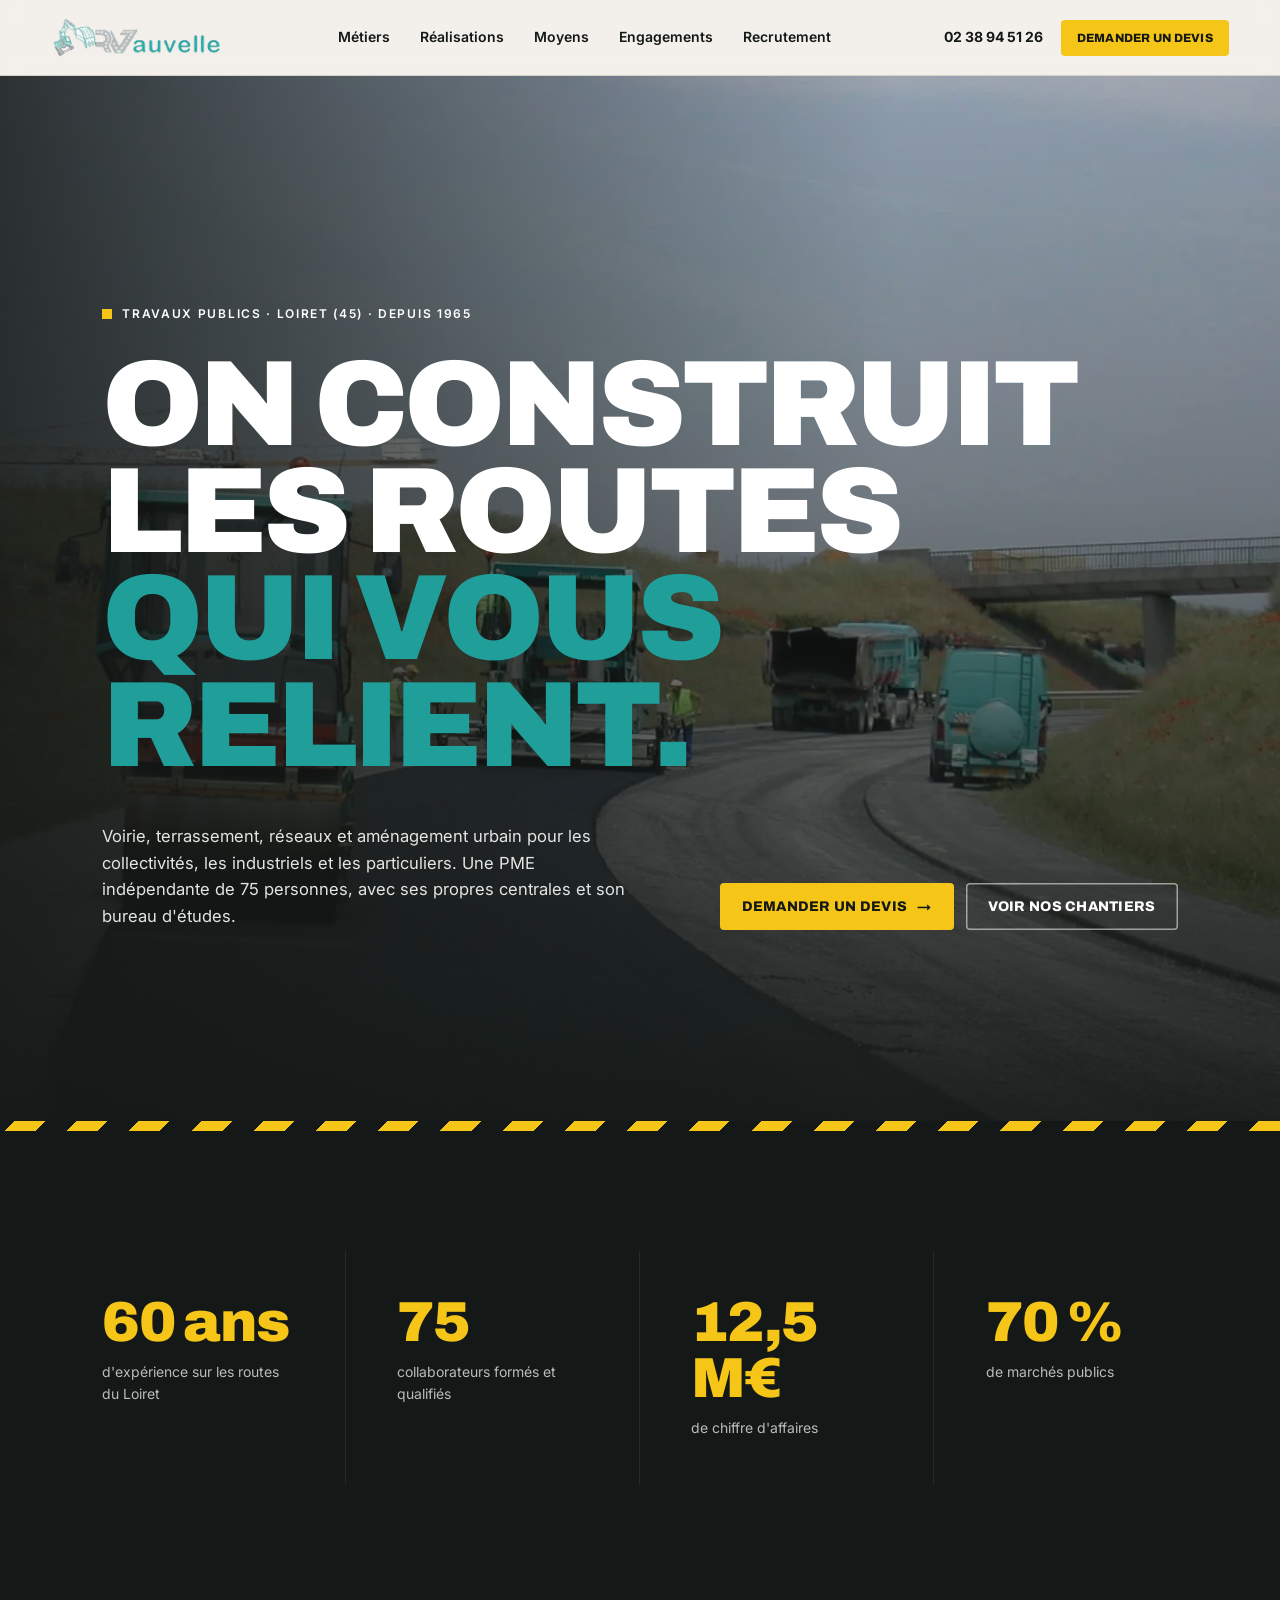
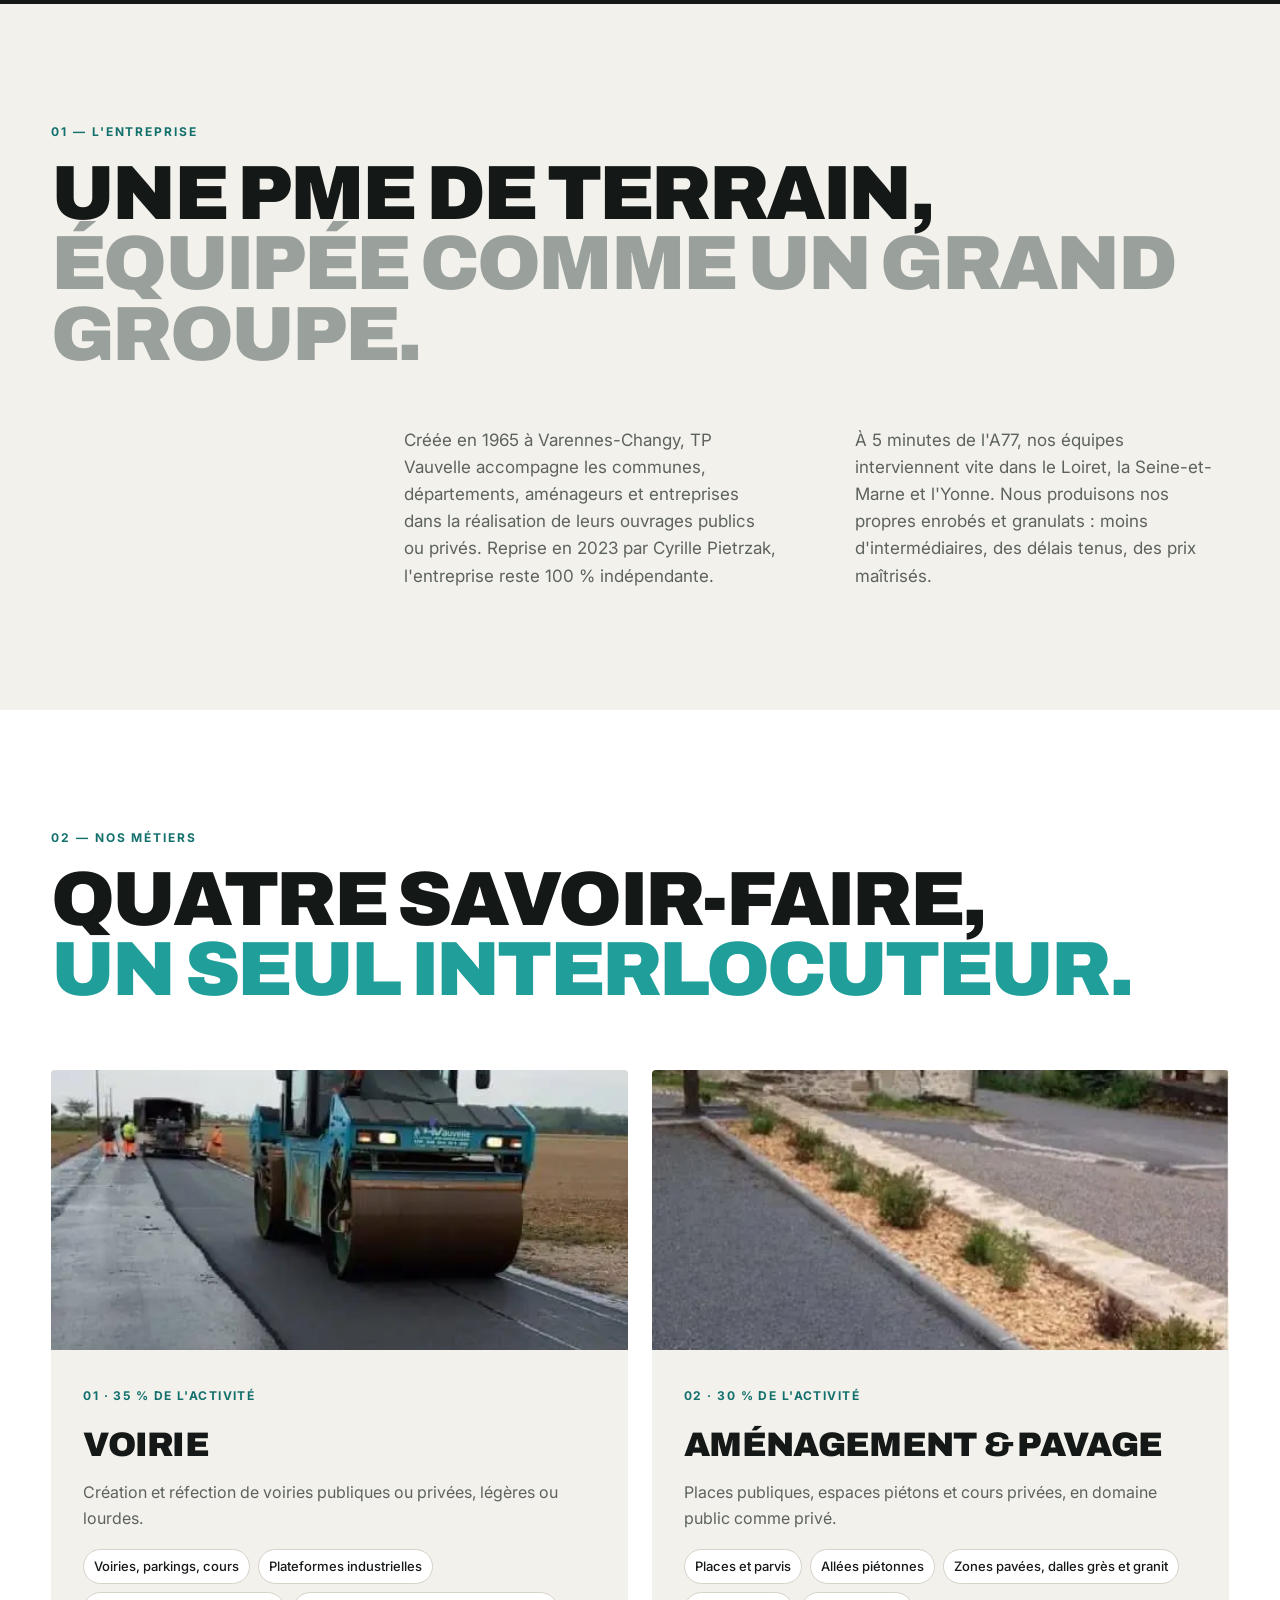
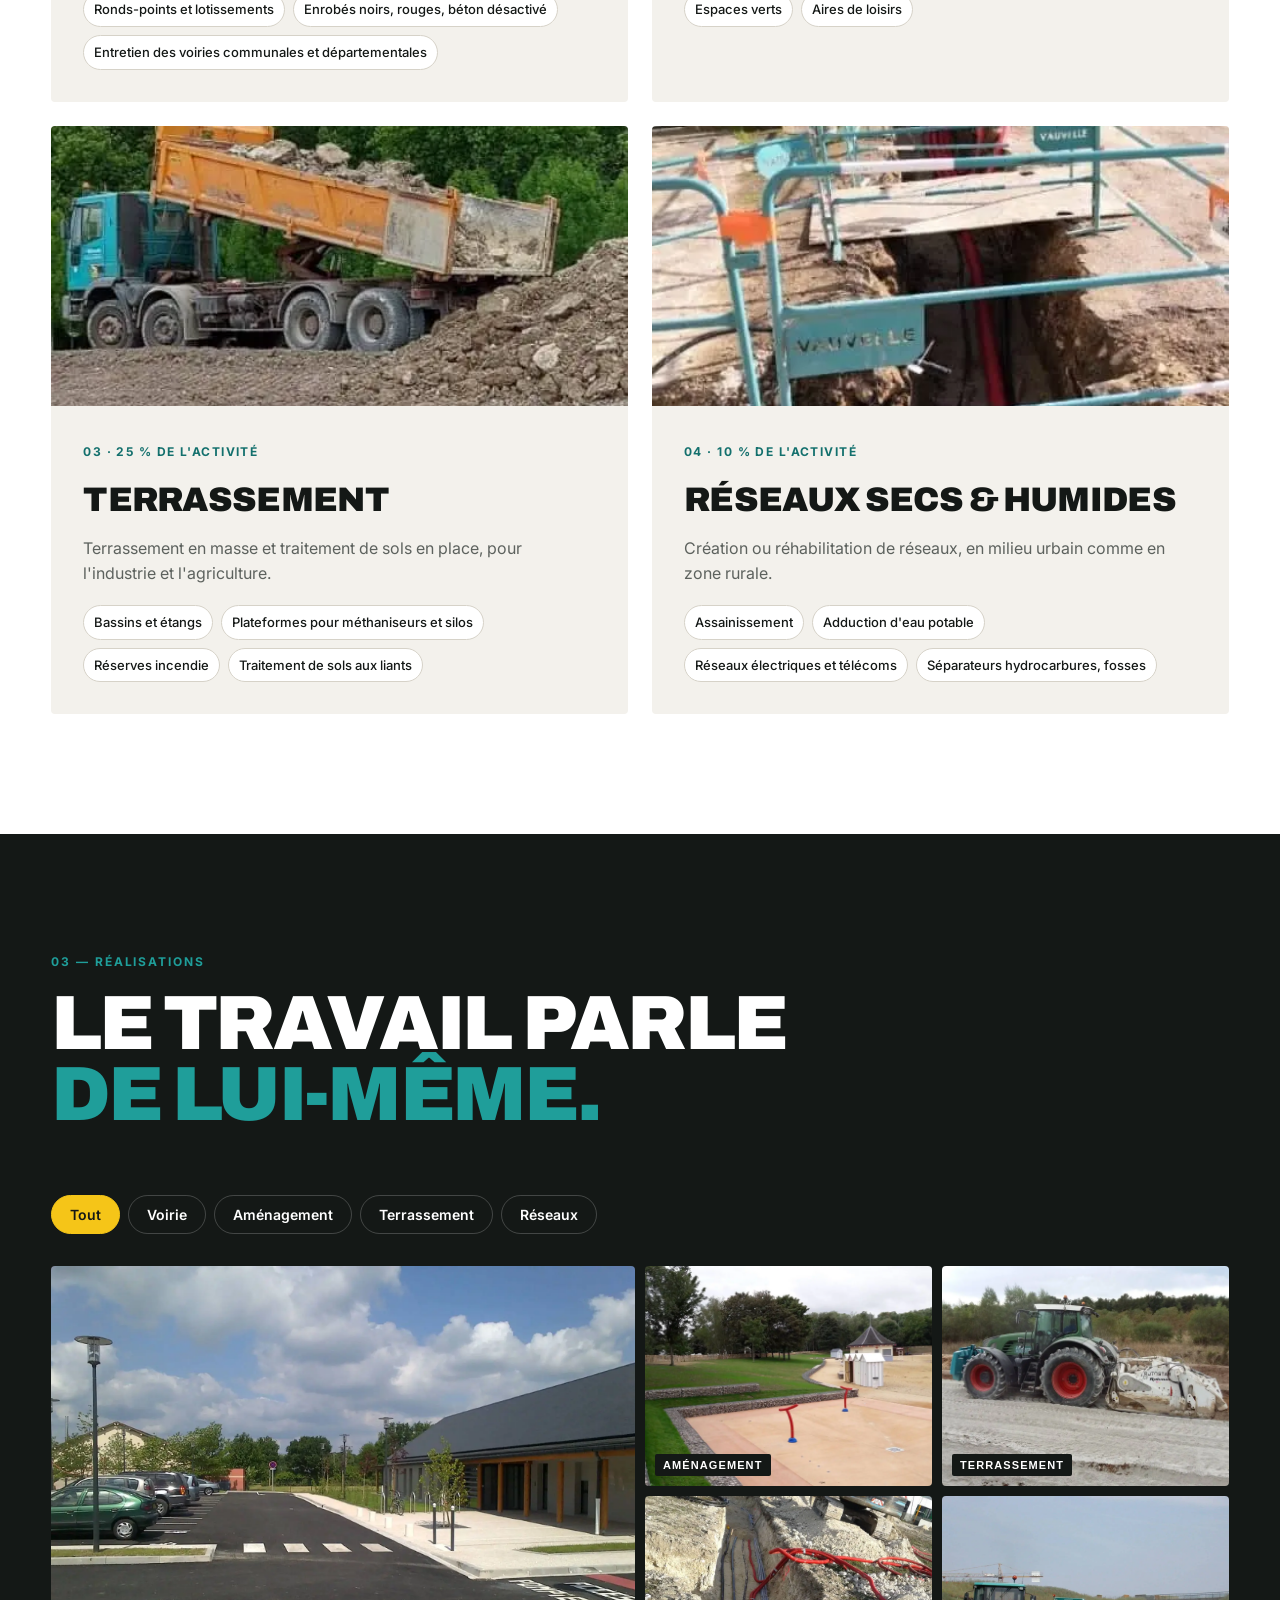
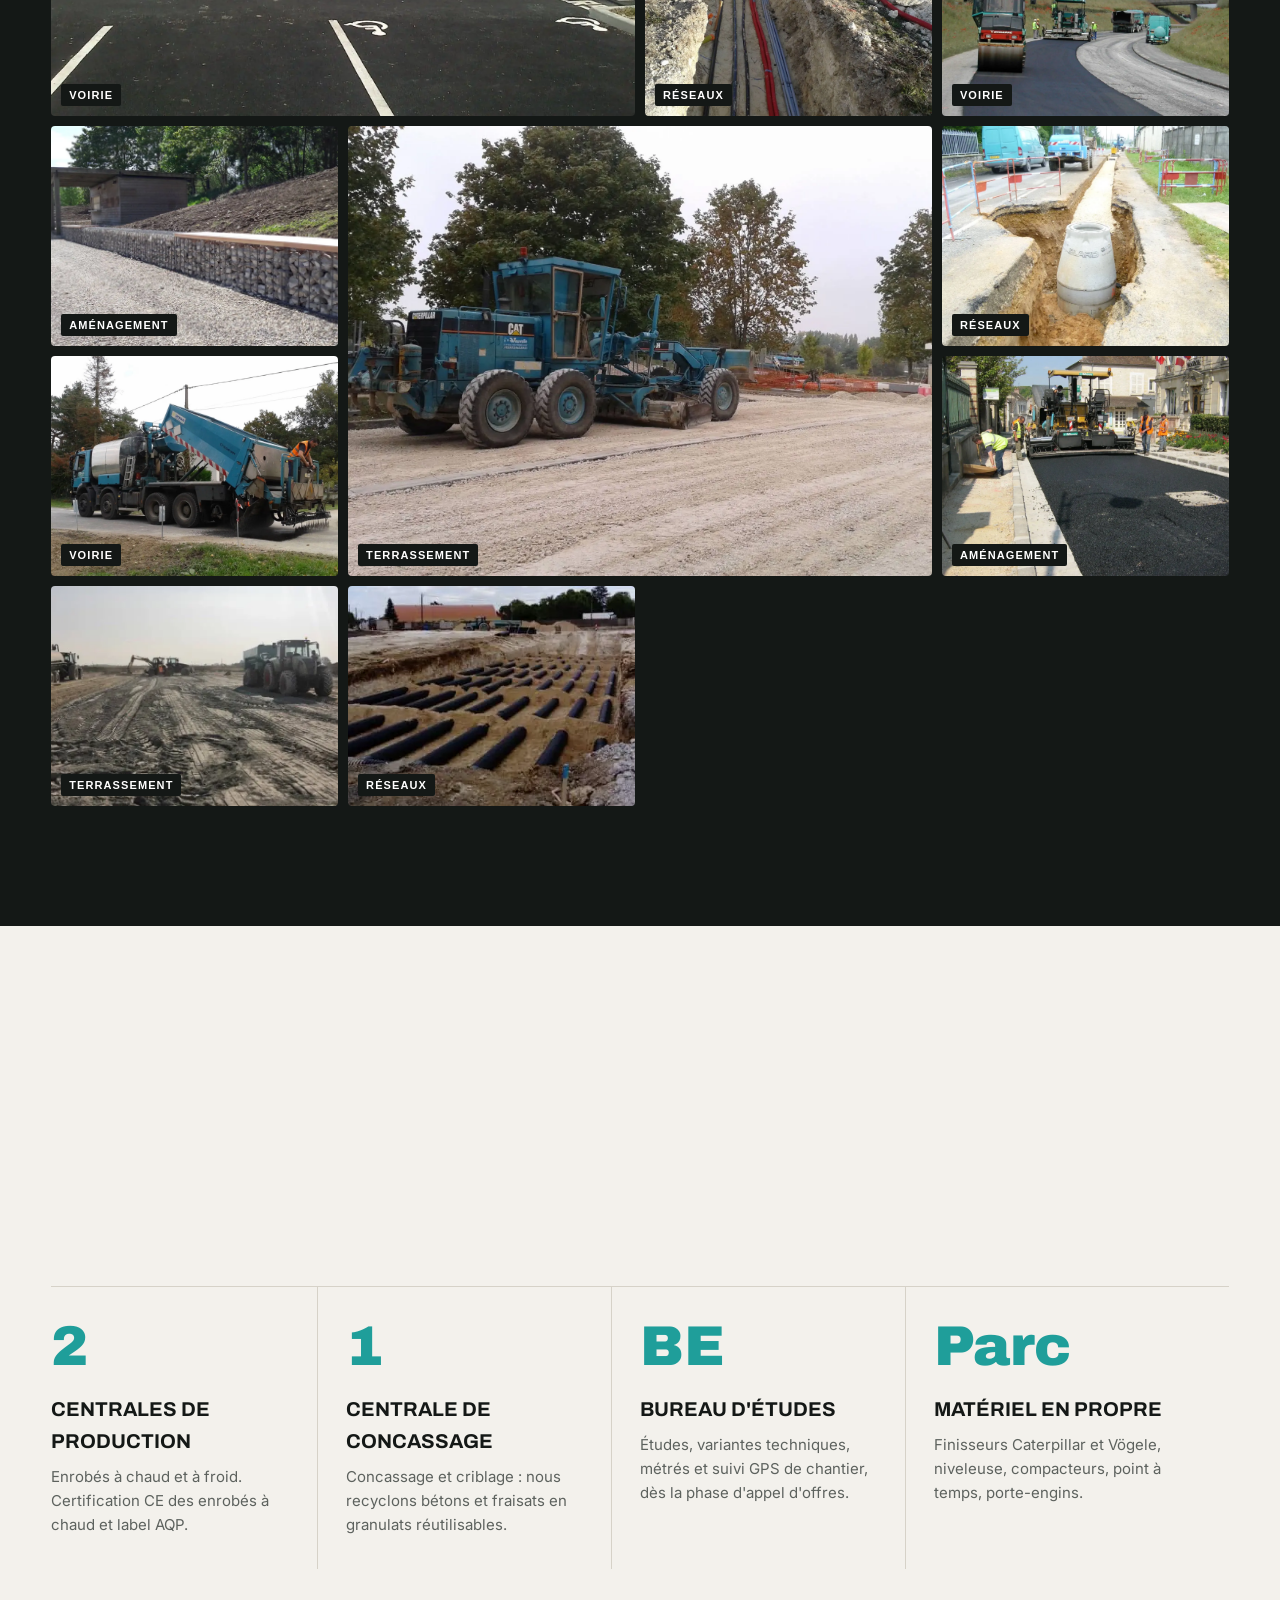
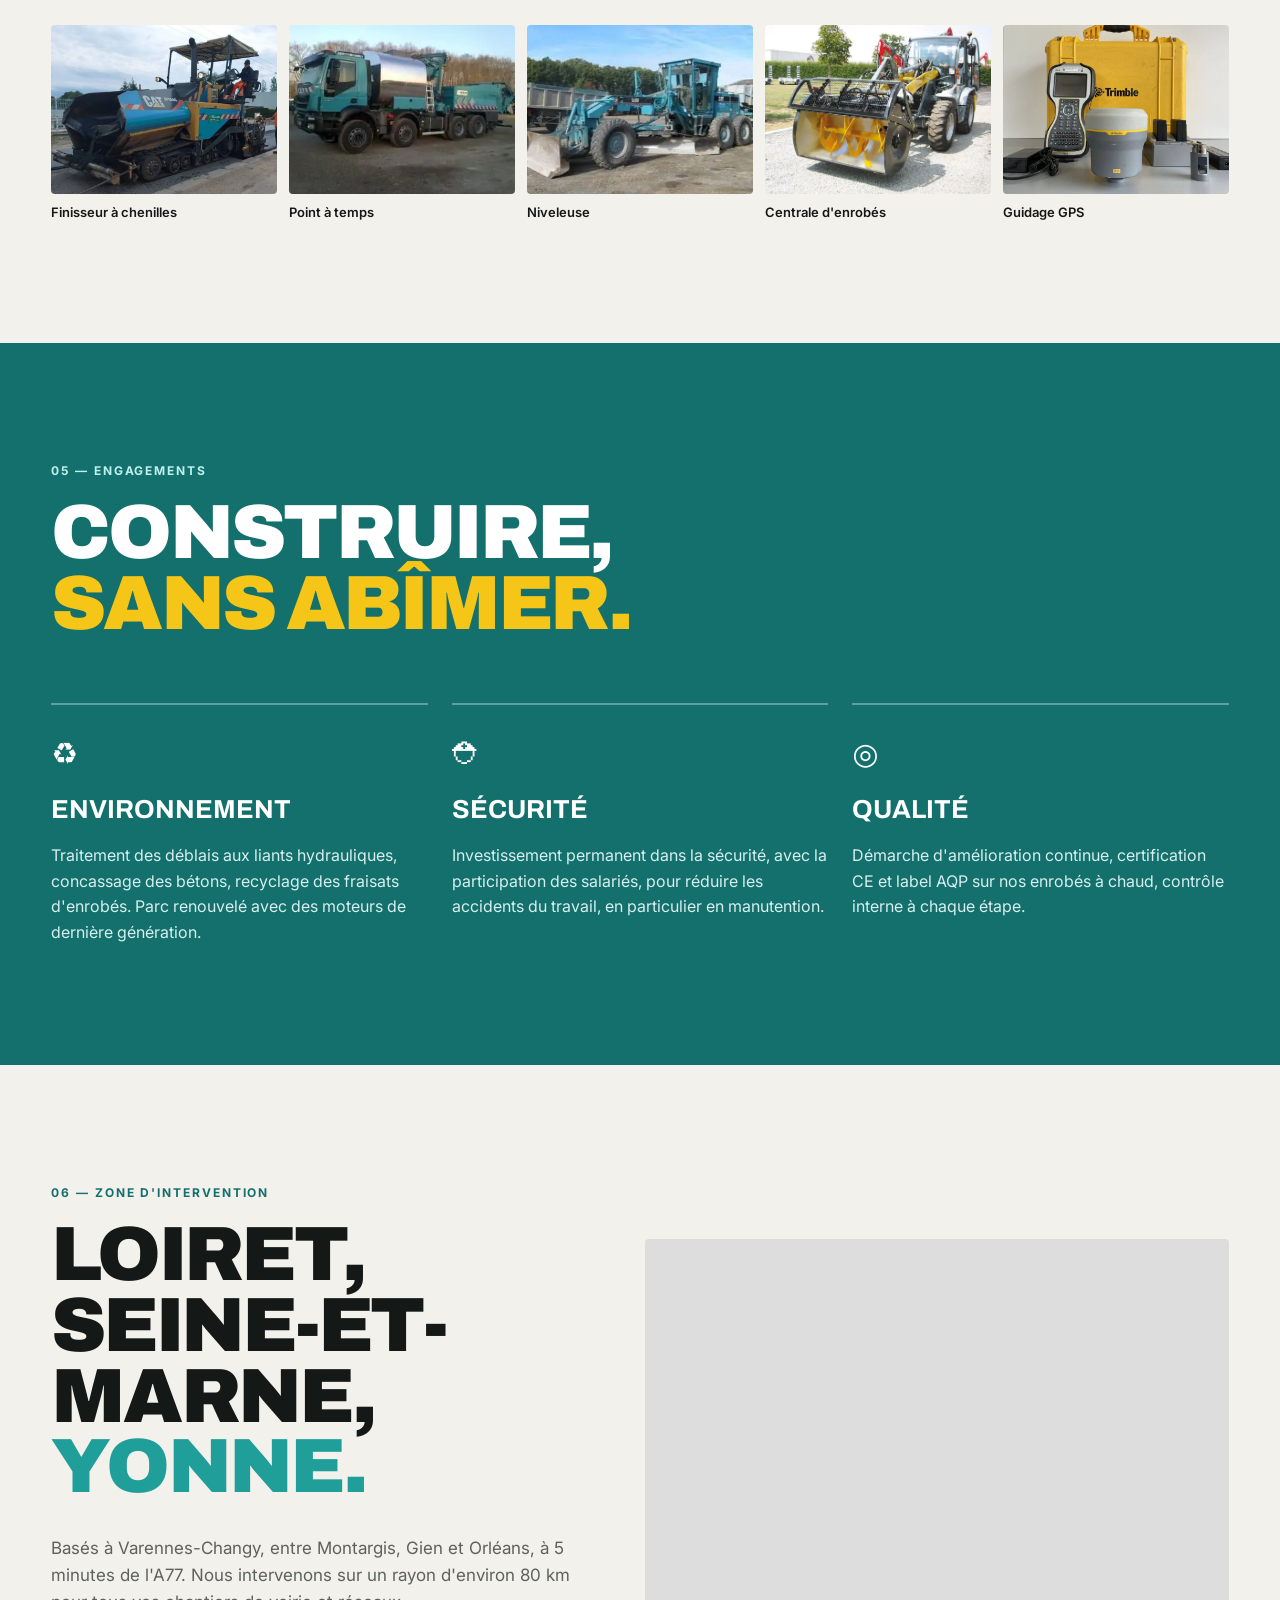
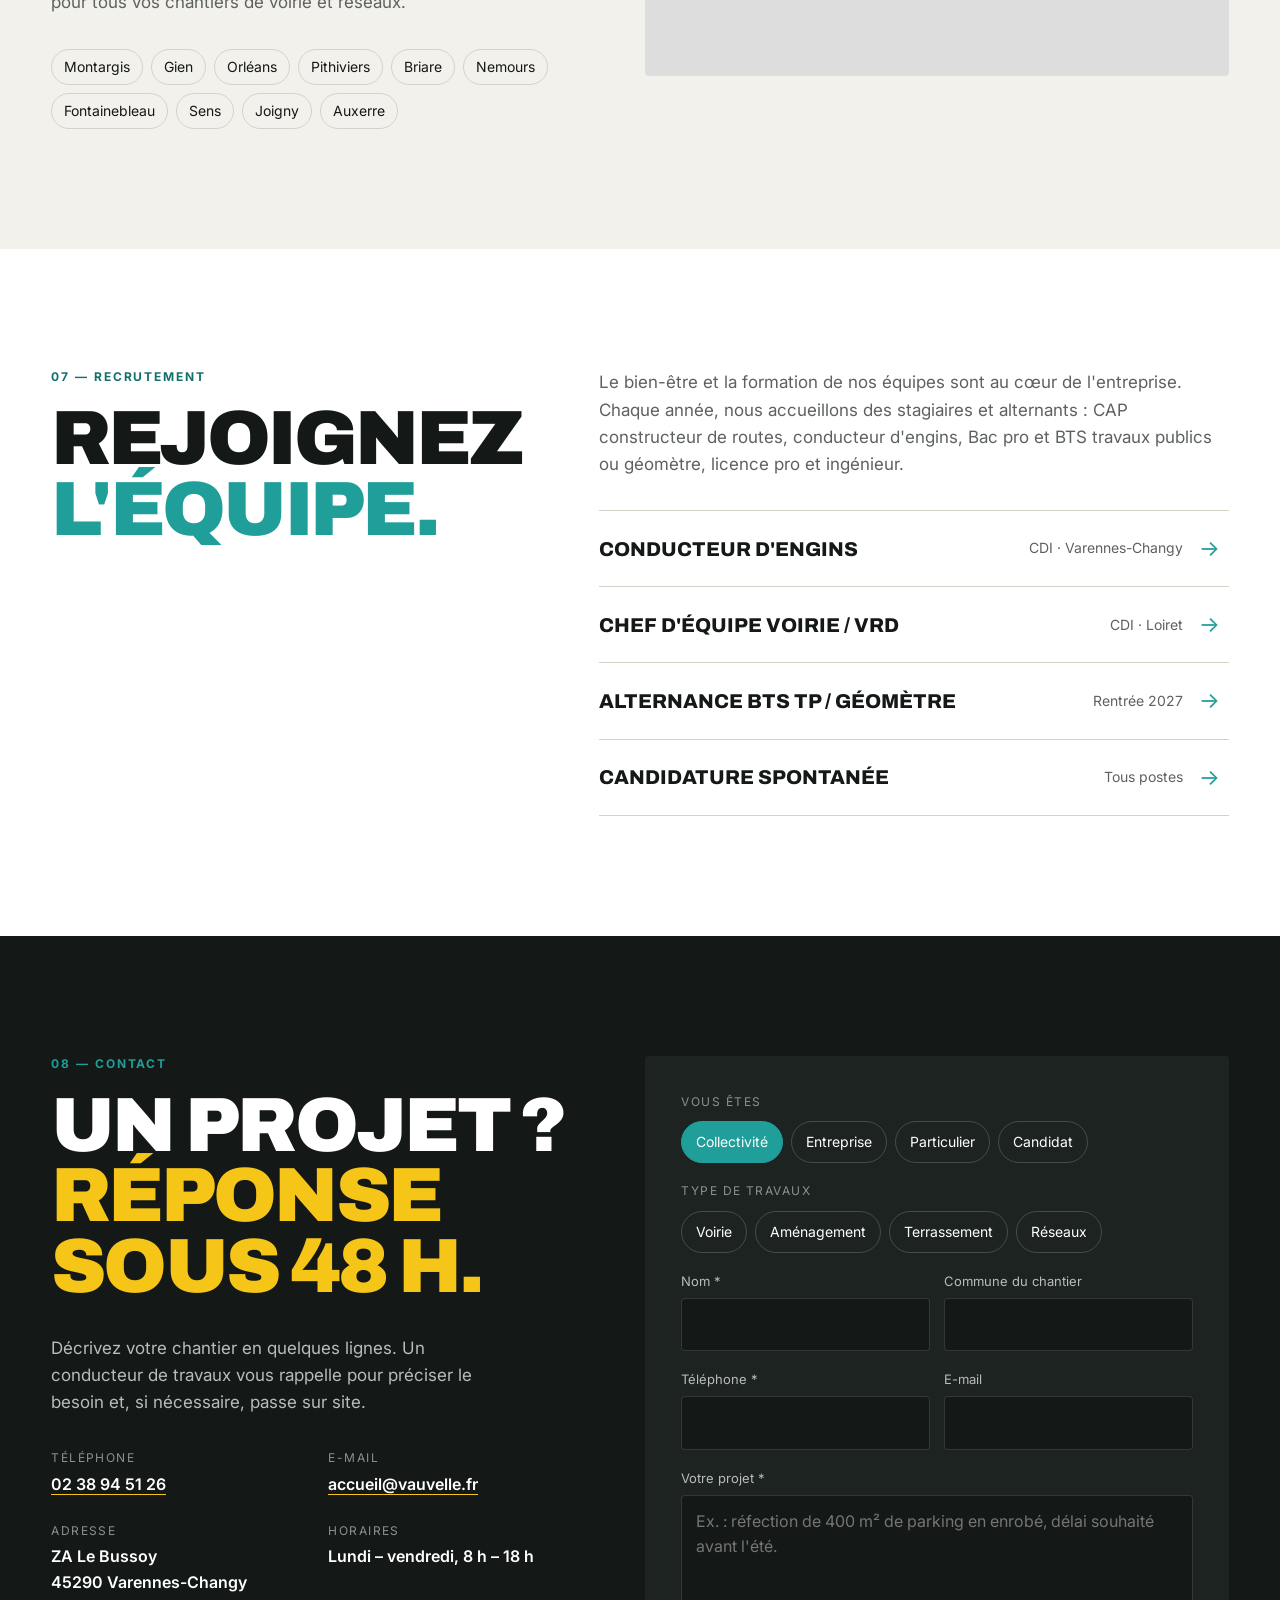
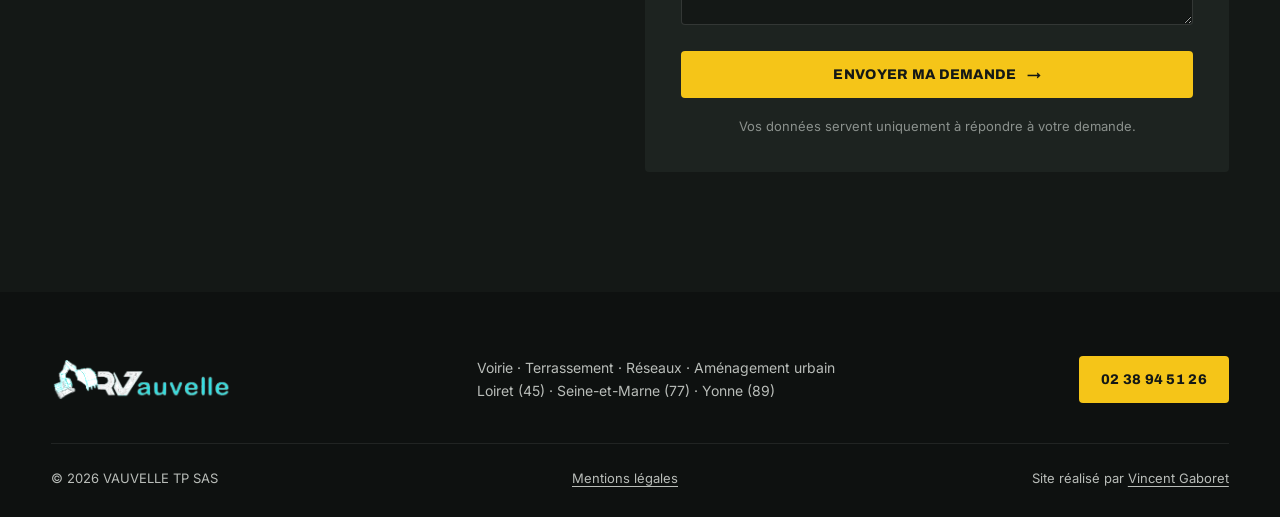
<file: site/index.html>
<!doctype html>
<html lang="fr">
<head>
  <meta charset="utf-8">
  <meta name="viewport" content="width=device-width,initial-scale=1">
  <title>TP Vauvelle — Voirie, terrassement, réseaux · Loiret (45)</title>
  <meta name="description" content="TP Vauvelle, entreprise de travaux publics depuis 1965 à Varennes-Changy (45). Voirie, terrassement, réseaux secs et humides, aménagement urbain dans le Loiret, la Seine-et-Marne et l'Yonne. Devis sous 48 h.">
  <meta name="theme-color" content="#141816">
  <link rel="canonical" href="https://www.vauvelle.fr/">
  <meta property="og:type" content="website">
  <meta property="og:title" content="TP Vauvelle — Travaux publics dans le Loiret depuis 1965">
  <meta property="og:description" content="Voirie, terrassement, réseaux et aménagement urbain. 75 collaborateurs, 2 centrales d'enrobés, un bureau d'études intégré.">
  <meta property="og:image" content="https://www.vauvelle.fr/img/accueil-1.webp">
  <meta property="og:locale" content="fr_FR">
  <link rel="icon" href="img/favicon.svg" type="image/svg+xml">
  <link rel="preconnect" href="https://fonts.googleapis.com">
  <link rel="preconnect" href="https://fonts.gstatic.com" crossorigin>
  <link href="https://fonts.googleapis.com/css2?family=Archivo:wght@500;700;800;900&family=Inter:wght@400;500;600&display=swap" rel="stylesheet">
  <link rel="stylesheet" href="styles.css">
  <script type="application/ld+json">
  {
    "@context": "https://schema.org",
    "@type": "GeneralContractor",
    "name": "TP Vauvelle",
    "legalName": "VAUVELLE TP SAS",
    "url": "https://www.vauvelle.fr/",
    "logo": "https://www.vauvelle.fr/img/logo.png",
    "image": "https://www.vauvelle.fr/img/accueil-1.webp",
    "telephone": "+33238945126",
    "email": "accueil@vauvelle.fr",
    "foundingDate": "1965",
    "numberOfEmployees": 75,
    "address": {"@type": "PostalAddress", "streetAddress": "Zone Artisanale Le Bussoy", "postalCode": "45290", "addressLocality": "Varennes-Changy", "addressCountry": "FR"},
    "geo": {"@type": "GeoCoordinates", "latitude": 47.8469, "longitude": 2.6725},
    "areaServed": ["Loiret", "Seine-et-Marne", "Yonne"],
    "openingHours": "Mo-Fr 08:00-18:00",
    "knowsAbout": ["Voirie", "Terrassement", "Réseaux d'assainissement", "Adduction d'eau potable", "Aménagement urbain", "Enrobés"]
  }
  </script>
</head>
<body>
  <a class="skip" href="#main">Aller au contenu</a>

  <header class="nav" id="top">
    <a class="brand" href="#top" aria-label="TP Vauvelle, accueil"><img src="img/logo.png" alt="TP Vauvelle" width="194" height="42"></a>
    <nav class="nav-links" aria-label="Navigation principale">
      <a href="#metiers">Métiers</a>
      <a href="#realisations">Réalisations</a>
      <a href="#moyens">Moyens</a>
      <a href="#engagements">Engagements</a>
      <a href="#recrutement">Recrutement</a>
    </nav>
    <div class="nav-cta">
      <a class="nav-phone" href="tel:+33238945126">02 38 94 51 26</a>
      <a class="btn btn-sm" href="#devis">Demander un devis</a>
    </div>
    <button class="burger" aria-label="Ouvrir le menu" aria-expanded="false" aria-controls="mobile-menu"><span></span><span></span></button>
  </header>
  <div class="mobile-menu" id="mobile-menu" hidden>
    <a href="#metiers">Métiers</a><a href="#realisations">Réalisations</a><a href="#moyens">Moyens</a><a href="#engagements">Engagements</a><a href="#recrutement">Recrutement</a><a href="#devis">Demander un devis</a><a href="tel:+33238945126">Appeler le 02 38 94 51 26</a>
  </div>

  <main id="main">
    <section class="hero">
      <img class="hero-img" src="img/accueil-1.webp" alt="Équipe TP Vauvelle en train de poser un enrobé avec finisseur et compacteur" fetchpriority="high">
      <div class="hero-shade"></div>
      <div class="hero-inner">
        <p class="kicker"><i></i> Travaux publics · Loiret (45) · depuis 1965</p>
        <h1>On construit<br>les routes<br><em>qui vous relient.</em></h1>
        <div class="hero-bottom">
          <p>Voirie, terrassement, réseaux et aménagement urbain pour les collectivités, les industriels et les particuliers. Une PME indépendante de 75 personnes, avec ses propres centrales et son bureau d'études.</p>
          <div class="hero-actions">
            <a class="btn" href="#devis">Demander un devis <span>→</span></a>
            <a class="btn btn-ghost" href="#realisations">Voir nos chantiers</a>
          </div>
        </div>
      </div>
      <div class="stripe" aria-hidden="true"></div>
    </section>

    <section class="figures" aria-label="Chiffres clés">
      <div><b data-count="60" data-suffix=" ans">60 ans</b><span>d'expérience sur les routes du Loiret</span></div>
      <div><b data-count="75">75</b><span>collaborateurs formés et qualifiés</span></div>
      <div><b data-count="12.5" data-decimals="1" data-suffix=" M€">12,5 M€</b><span>de chiffre d'affaires</span></div>
      <div><b data-count="70" data-suffix=" %">70 %</b><span>de marchés publics</span></div>
    </section>

    <section class="intro">
      <p class="label">01 — L'entreprise</p>
      <h2>Une PME de terrain,<br><span>équipée comme un grand groupe.</span></h2>
      <div class="intro-grid">
        <p>Créée en 1965 à Varennes-Changy, TP Vauvelle accompagne les communes, départements, aménageurs et entreprises dans la réalisation de leurs ouvrages publics ou privés. Reprise en 2023 par Cyrille Pietrzak, l'entreprise reste 100 % indépendante.</p>
        <p>À 5 minutes de l'A77, nos équipes interviennent vite dans le Loiret, la Seine-et-Marne et l'Yonne. Nous produisons nos propres enrobés et granulats : moins d'intermédiaires, des délais tenus, des prix maîtrisés.</p>
      </div>
    </section>

    <section class="metiers" id="metiers">
      <div class="section-head">
        <p class="label">02 — Nos métiers</p>
        <h2>Quatre savoir-faire,<br><em>un seul interlocuteur.</em></h2>
      </div>
      <div class="metier-grid">
        <article class="metier">
          <img src="img/voirie.webp" alt="Chantier de voirie en enrobé" loading="lazy">
          <div class="metier-body">
            <span>01 · 35 % de l'activité</span>
            <h3>Voirie</h3>
            <p>Création et réfection de voiries publiques ou privées, légères ou lourdes.</p>
            <ul><li>Voiries, parkings, cours</li><li>Plateformes industrielles</li><li>Ronds-points et lotissements</li><li>Enrobés noirs, rouges, béton désactivé</li><li>Entretien des voiries communales et départementales</li></ul>
          </div>
        </article>
        <article class="metier">
          <img src="img/amenagement.webp" alt="Aménagement d'une place pavée" loading="lazy">
          <div class="metier-body">
            <span>02 · 30 % de l'activité</span>
            <h3>Aménagement &amp; pavage</h3>
            <p>Places publiques, espaces piétons et cours privées, en domaine public comme privé.</p>
            <ul><li>Places et parvis</li><li>Allées piétonnes</li><li>Zones pavées, dalles grès et granit</li><li>Espaces verts</li><li>Aires de loisirs</li></ul>
          </div>
        </article>
        <article class="metier">
          <img src="img/terrassement.webp" alt="Terrassement en masse avec pelle mécanique" loading="lazy">
          <div class="metier-body">
            <span>03 · 25 % de l'activité</span>
            <h3>Terrassement</h3>
            <p>Terrassement en masse et traitement de sols en place, pour l'industrie et l'agriculture.</p>
            <ul><li>Bassins et étangs</li><li>Plateformes pour méthaniseurs et silos</li><li>Réserves incendie</li><li>Traitement de sols aux liants</li></ul>
          </div>
        </article>
        <article class="metier">
          <img src="img/reseau.webp" alt="Pose de canalisations en tranchée" loading="lazy">
          <div class="metier-body">
            <span>04 · 10 % de l'activité</span>
            <h3>Réseaux secs &amp; humides</h3>
            <p>Création ou réhabilitation de réseaux, en milieu urbain comme en zone rurale.</p>
            <ul><li>Assainissement</li><li>Adduction d'eau potable</li><li>Réseaux électriques et télécoms</li><li>Séparateurs hydrocarbures, fosses</li></ul>
          </div>
        </article>
      </div>
    </section>

    <section class="realisations" id="realisations">
      <div class="section-head light">
        <p class="label">03 — Réalisations</p>
        <h2>Le travail parle<br><em>de lui-même.</em></h2>
      </div>
      <div class="filters" role="group" aria-label="Filtrer les réalisations">
        <button aria-pressed="true" data-filter="all">Tout</button>
        <button aria-pressed="false" data-filter="voirie">Voirie</button>
        <button aria-pressed="false" data-filter="amenagement">Aménagement</button>
        <button aria-pressed="false" data-filter="terrassement">Terrassement</button>
        <button aria-pressed="false" data-filter="reseaux">Réseaux</button>
      </div>
      <div class="gallery" id="gallery"></div>
    </section>

    <section class="moyens" id="moyens">
      <div class="section-head">
        <p class="label">04 — Nos moyens</p>
        <h2>Tout est fait<br><em>en interne.</em></h2>
      </div>
      <div class="moyens-grid">
        <article><b>2</b><h3>Centrales de production</h3><p>Enrobés à chaud et à froid. Certification CE des enrobés à chaud et label AQP.</p></article>
        <article><b>1</b><h3>Centrale de concassage</h3><p>Concassage et criblage : nous recyclons bétons et fraisats en granulats réutilisables.</p></article>
        <article><b>BE</b><h3>Bureau d'études</h3><p>Études, variantes techniques, métrés et suivi GPS de chantier, dès la phase d'appel d'offres.</p></article>
        <article><b>Parc</b><h3>Matériel en propre</h3><p>Finisseurs Caterpillar et Vögele, niveleuse, compacteurs, point à temps, porte-engins.</p></article>
      </div>
      <div class="engins">
        <figure><img src="img/engin-1.webp" alt="Finisseur à chenilles" loading="lazy"><figcaption>Finisseur à chenilles</figcaption></figure>
        <figure><img src="img/engin-2.webp" alt="Point à temps automatique" loading="lazy"><figcaption>Point à temps</figcaption></figure>
        <figure><img src="img/engin-3.webp" alt="Niveleuse" loading="lazy"><figcaption>Niveleuse</figcaption></figure>
        <figure><img src="img/malaxeur.webp" alt="Centrale de malaxage" loading="lazy"><figcaption>Centrale d'enrobés</figcaption></figure>
        <figure><img src="img/gps.webp" alt="Guidage GPS d'engin" loading="lazy"><figcaption>Guidage GPS</figcaption></figure>
      </div>
    </section>

    <section class="engagements" id="engagements">
      <div class="section-head light">
        <p class="label">05 — Engagements</p>
        <h2>Construire,<br><em>sans abîmer.</em></h2>
      </div>
      <div class="eng-grid">
        <article><span>♻</span><h3>Environnement</h3><p>Traitement des déblais aux liants hydrauliques, concassage des bétons, recyclage des fraisats d'enrobés. Parc renouvelé avec des moteurs de dernière génération.</p></article>
        <article><span>⛑</span><h3>Sécurité</h3><p>Investissement permanent dans la sécurité, avec la participation des salariés, pour réduire les accidents du travail, en particulier en manutention.</p></article>
        <article><span>◎</span><h3>Qualité</h3><p>Démarche d'amélioration continue, certification CE et label AQP sur nos enrobés à chaud, contrôle interne à chaque étape.</p></article>
      </div>
    </section>

    <section class="zone">
      <div class="zone-copy">
        <p class="label">06 — Zone d'intervention</p>
        <h2>Loiret, Seine-et-Marne,<br><em>Yonne.</em></h2>
        <p>Basés à Varennes-Changy, entre Montargis, Gien et Orléans, à 5 minutes de l'A77. Nous intervenons sur un rayon d'environ 80 km pour tous vos chantiers de voirie et réseaux.</p>
        <ul class="towns"><li>Montargis</li><li>Gien</li><li>Orléans</li><li>Pithiviers</li><li>Briare</li><li>Nemours</li><li>Fontainebleau</li><li>Sens</li><li>Joigny</li><li>Auxerre</li></ul>
      </div>
      <div class="zone-map">
        <iframe title="Localisation de TP Vauvelle à Varennes-Changy" loading="lazy" referrerpolicy="no-referrer-when-downgrade" src="https://www.google.com/maps?q=VAUVELLE+TP+SAS,+Varennes-Changy&amp;z=9&amp;output=embed"></iframe>
      </div>
    </section>

    <section class="recrutement" id="recrutement">
      <div>
        <p class="label">07 — Recrutement</p>
        <h2>Rejoignez<br><em>l'équipe.</em></h2>
      </div>
      <div class="rec-copy">
        <p>Le bien-être et la formation de nos équipes sont au cœur de l'entreprise. Chaque année, nous accueillons des stagiaires et alternants : CAP constructeur de routes, conducteur d'engins, Bac pro et BTS travaux publics ou géomètre, licence pro et ingénieur.</p>
        <div class="jobs">
          <a href="#devis" data-subject="Candidature : conducteur d'engins"><b>Conducteur d'engins</b><span>CDI · Varennes-Changy</span><i>→</i></a>
          <a href="#devis" data-subject="Candidature : chef d'équipe voirie"><b>Chef d'équipe voirie / VRD</b><span>CDI · Loiret</span><i>→</i></a>
          <a href="#devis" data-subject="Candidature : alternance"><b>Alternance BTS TP / géomètre</b><span>Rentrée 2027</span><i>→</i></a>
          <a href="#devis" data-subject="Candidature spontanée"><b>Candidature spontanée</b><span>Tous postes</span><i>→</i></a>
        </div>
      </div>
    </section>

    <section class="devis" id="devis">
      <div class="devis-copy">
        <p class="label">08 — Contact</p>
        <h2>Un projet ?<br><em>Réponse sous 48 h.</em></h2>
        <p>Décrivez votre chantier en quelques lignes. Un conducteur de travaux vous rappelle pour préciser le besoin et, si nécessaire, passe sur site.</p>
        <dl>
          <div><dt>Téléphone</dt><dd><a href="tel:+33238945126">02 38 94 51 26</a></dd></div>
          <div><dt>E-mail</dt><dd><a href="mailto:accueil@vauvelle.fr">accueil@vauvelle.fr</a></dd></div>
          <div><dt>Adresse</dt><dd>ZA Le Bussoy<br>45290 Varennes-Changy</dd></div>
          <div><dt>Horaires</dt><dd>Lundi – vendredi, 8 h – 18 h</dd></div>
        </dl>
      </div>
      <form class="form" id="form" novalidate>
        <fieldset class="chips">
          <legend>Vous êtes</legend>
          <label><input type="radio" name="profil" value="Collectivité" checked><span>Collectivité</span></label>
          <label><input type="radio" name="profil" value="Entreprise / industriel"><span>Entreprise</span></label>
          <label><input type="radio" name="profil" value="Particulier"><span>Particulier</span></label>
          <label><input type="radio" name="profil" value="Candidat"><span>Candidat</span></label>
        </fieldset>
        <fieldset class="chips">
          <legend>Type de travaux</legend>
          <label><input type="checkbox" name="travaux" value="Voirie"><span>Voirie</span></label>
          <label><input type="checkbox" name="travaux" value="Aménagement / pavage"><span>Aménagement</span></label>
          <label><input type="checkbox" name="travaux" value="Terrassement"><span>Terrassement</span></label>
          <label><input type="checkbox" name="travaux" value="Réseaux"><span>Réseaux</span></label>
        </fieldset>
        <div class="row">
          <label class="field"><span>Nom *</span><input name="nom" required autocomplete="name"></label>
          <label class="field"><span>Commune du chantier</span><input name="commune" autocomplete="address-level2"></label>
        </div>
        <div class="row">
          <label class="field"><span>Téléphone *</span><input name="tel" type="tel" required autocomplete="tel"></label>
          <label class="field"><span>E-mail</span><input name="email" type="email" autocomplete="email"></label>
        </div>
        <label class="field"><span>Votre projet *</span><textarea name="message" rows="4" required placeholder="Ex. : réfection de 400 m² de parking en enrobé, délai souhaité avant l'été."></textarea></label>
        <button class="btn btn-full" type="submit">Envoyer ma demande <span>→</span></button>
        <p class="form-note" role="status" aria-live="polite">Vos données servent uniquement à répondre à votre demande.</p>
      </form>
    </section>
  </main>

  <footer class="footer">
    <div class="footer-top">
      <img src="img/logo.png" alt="TP Vauvelle" width="194" height="42">
      <p>Voirie · Terrassement · Réseaux · Aménagement urbain<br>Loiret (45) · Seine-et-Marne (77) · Yonne (89)</p>
      <a class="btn" href="tel:+33238945126">02 38 94 51 26</a>
    </div>
    <div class="footer-bottom">
      <span>© <span id="year">2026</span> VAUVELLE TP SAS</span>
      <a href="mentions-legales.html">Mentions légales</a>
      <span>Site réalisé par <a href="https://vincentgaboret.fr">Vincent Gaboret</a></span>
    </div>
  </footer>

  <a class="fab" href="tel:+33238945126" aria-label="Appeler TP Vauvelle">☎</a>

  <div class="lightbox" id="lightbox" hidden><button aria-label="Fermer">×</button><img alt=""></div>
  <script src="script.js" defer></script>
</body>
</html>
</file>
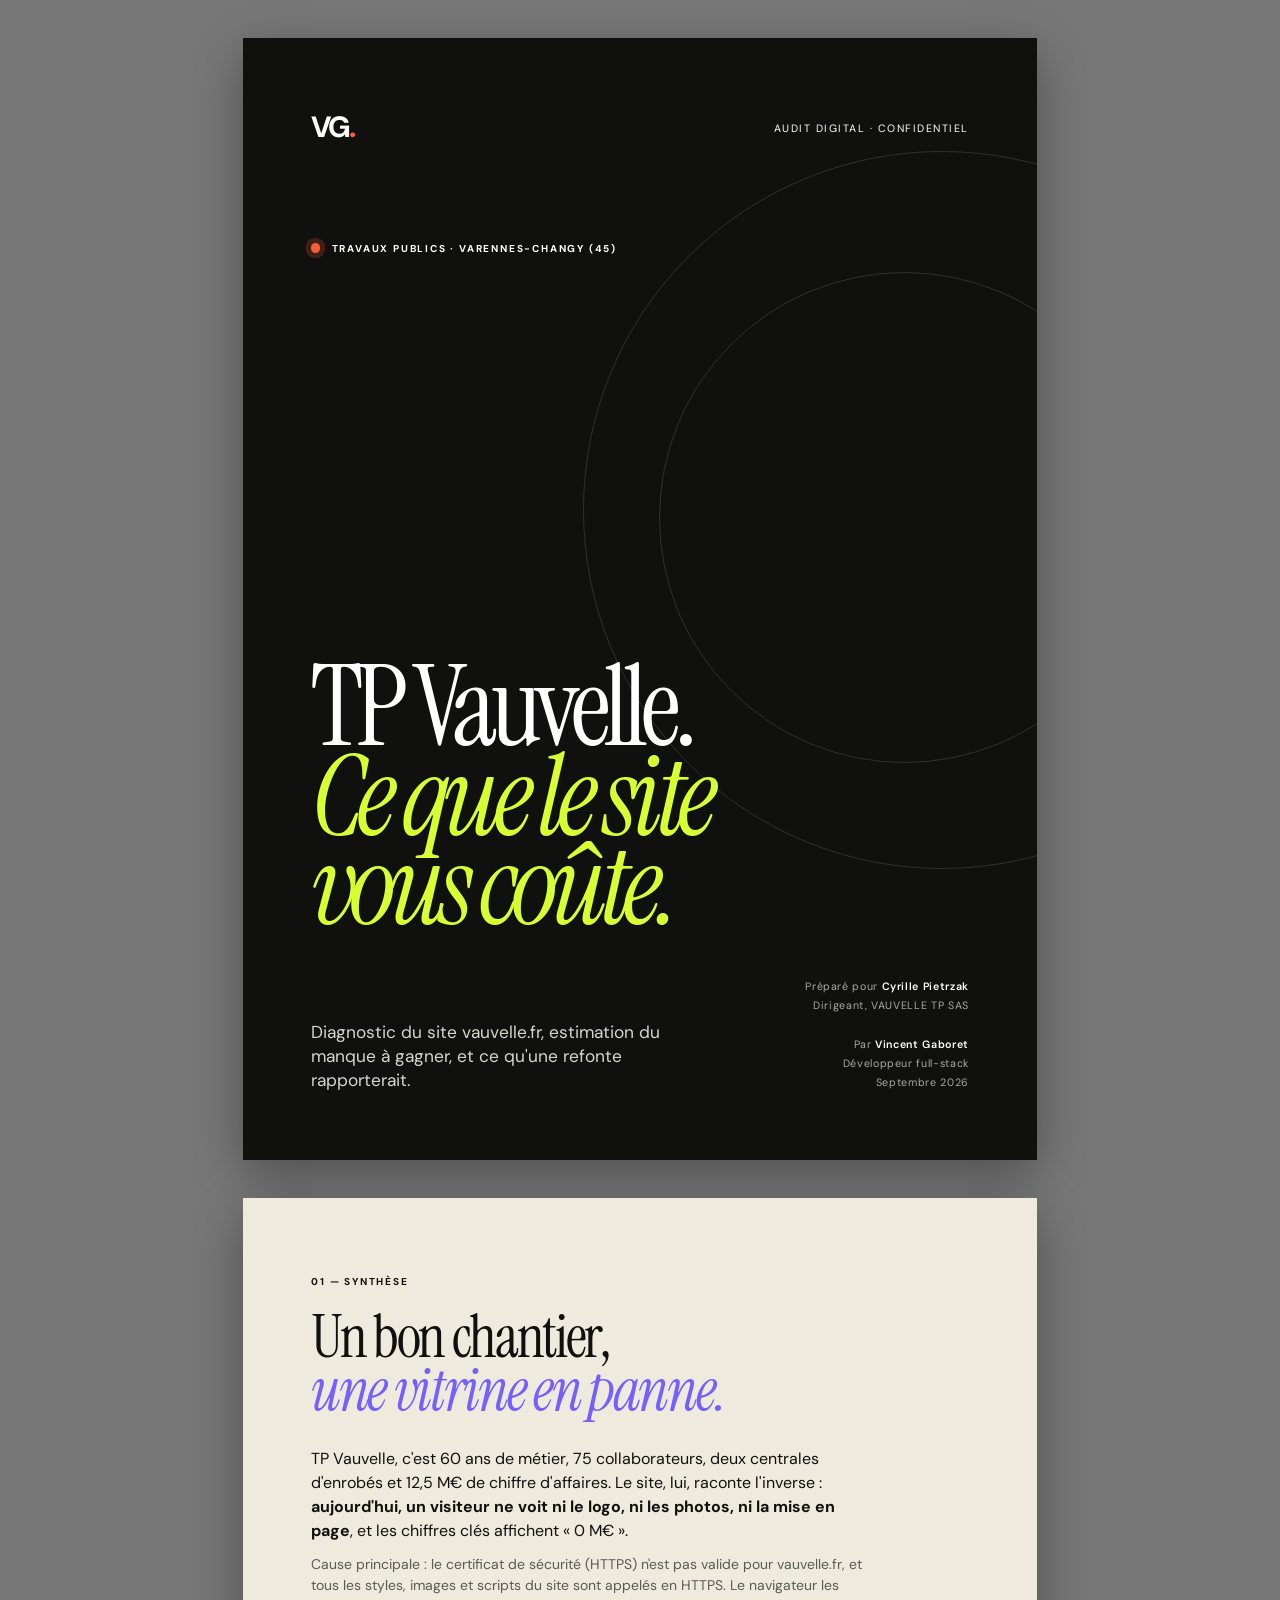
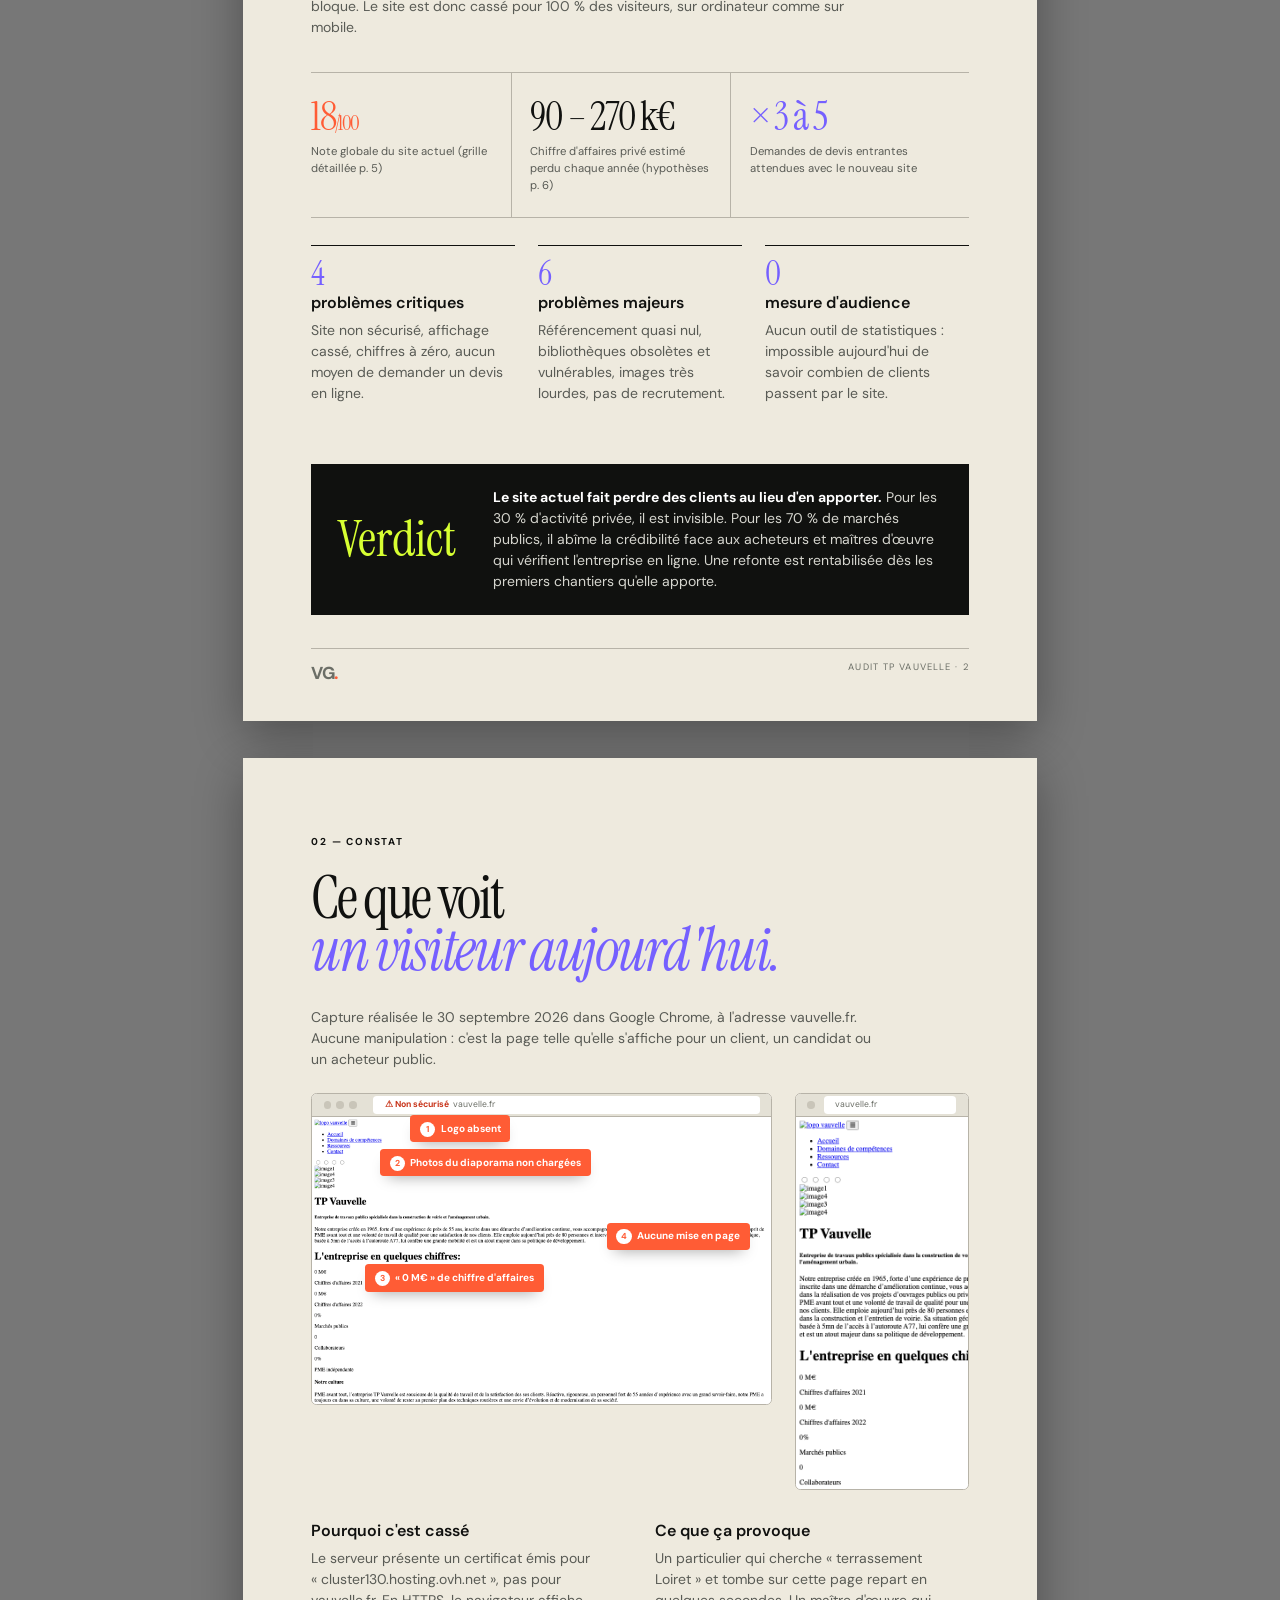
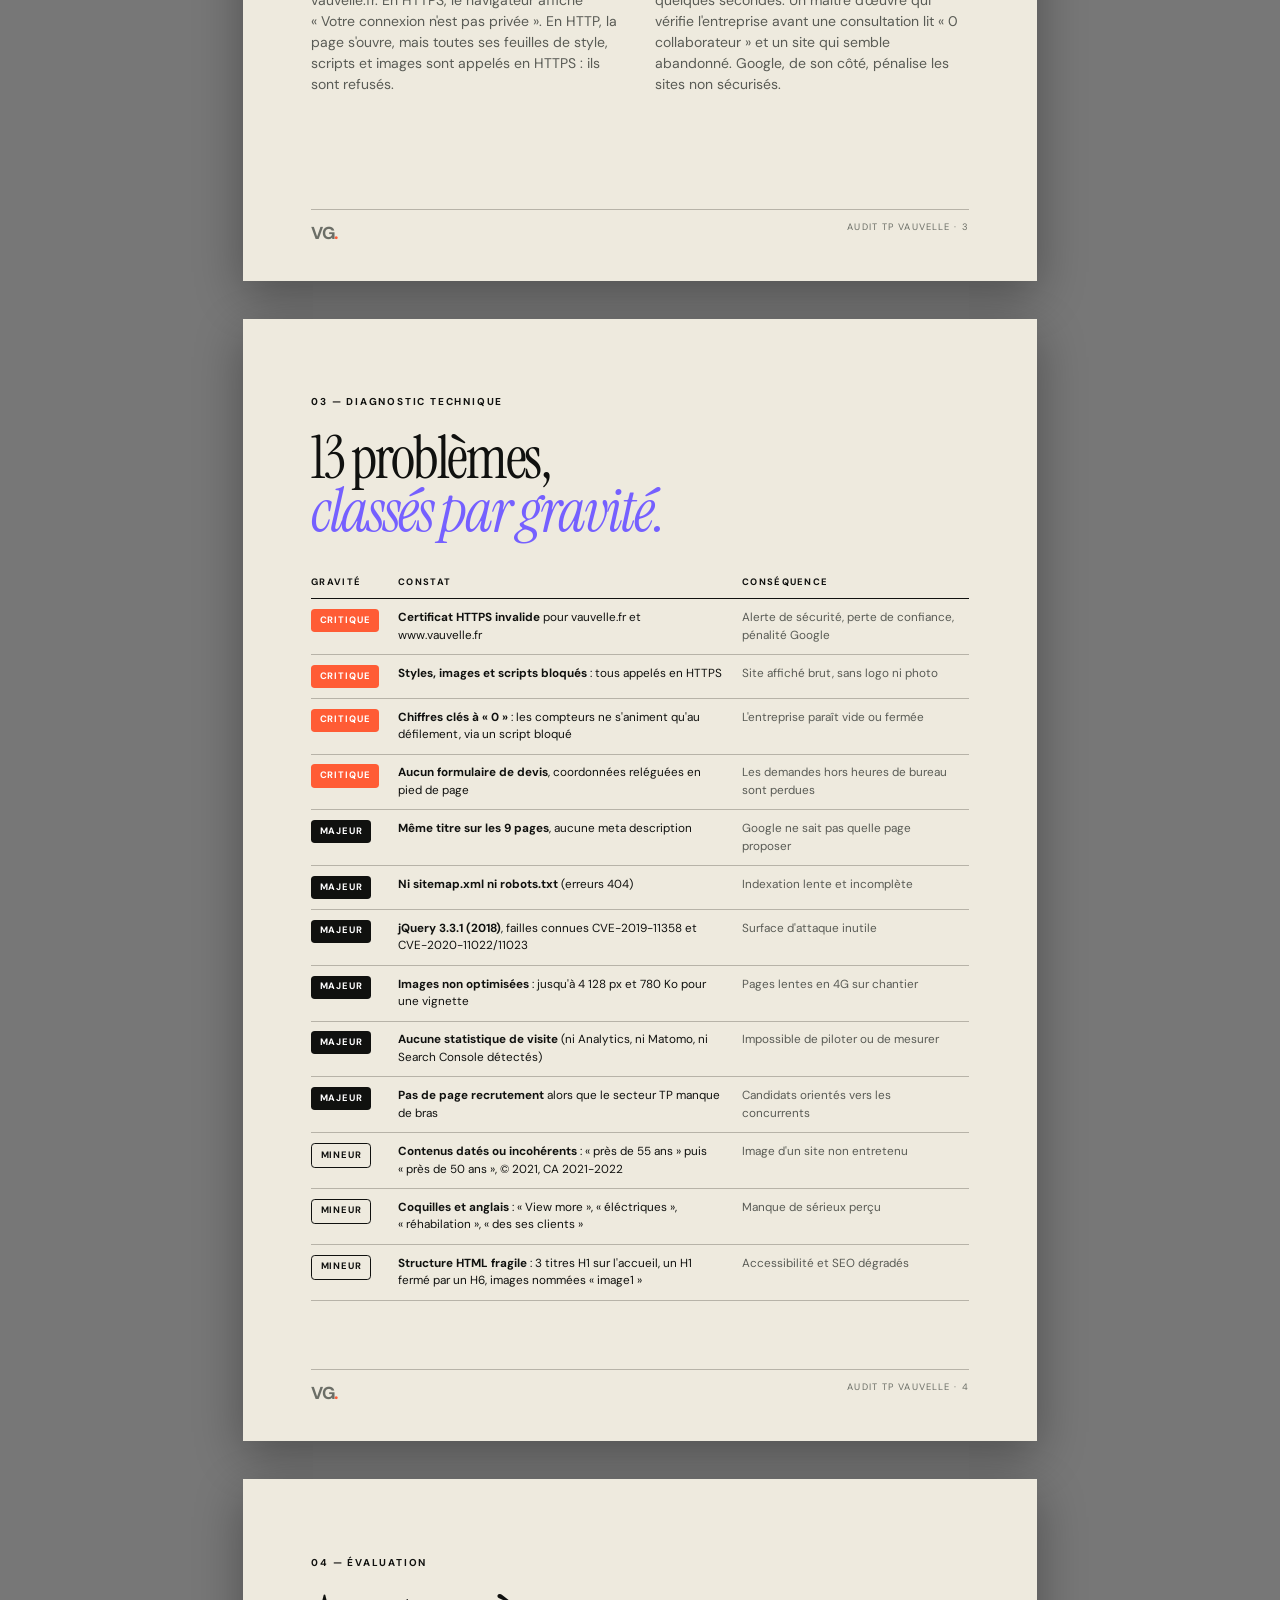
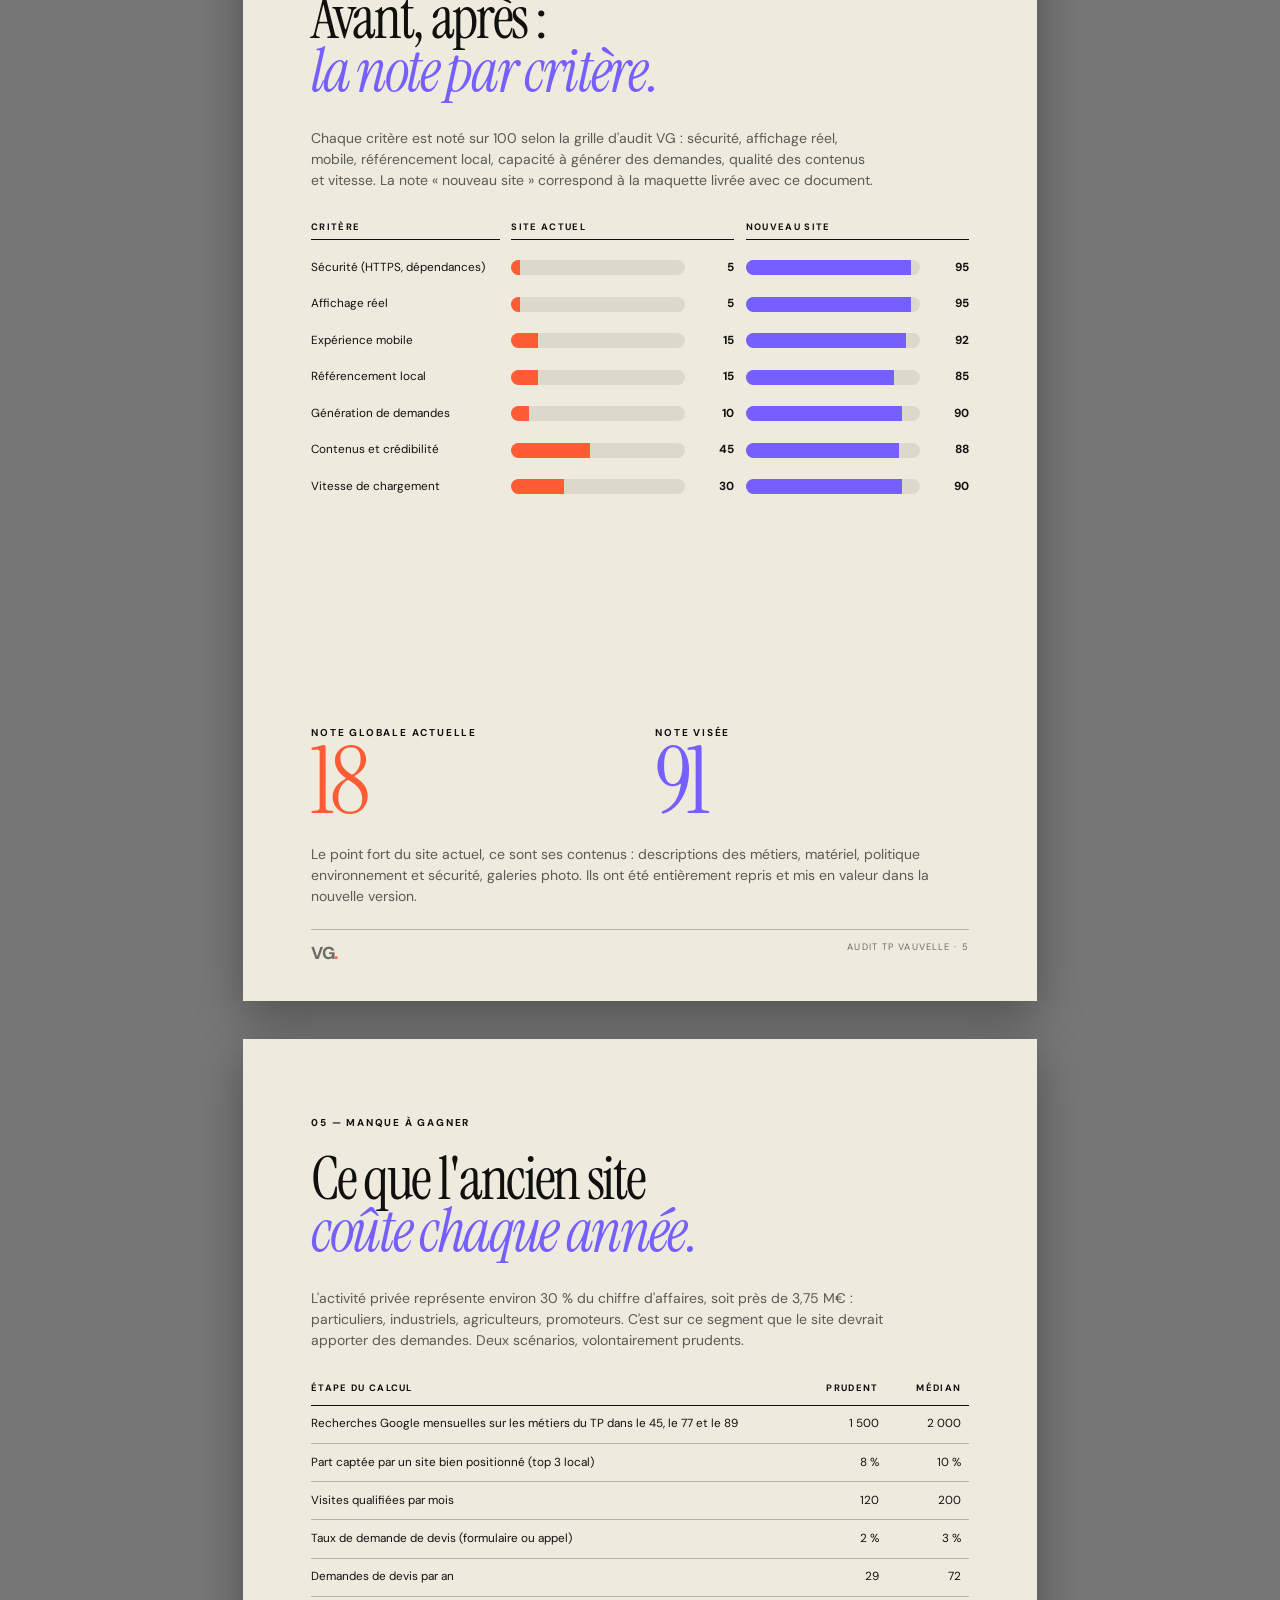
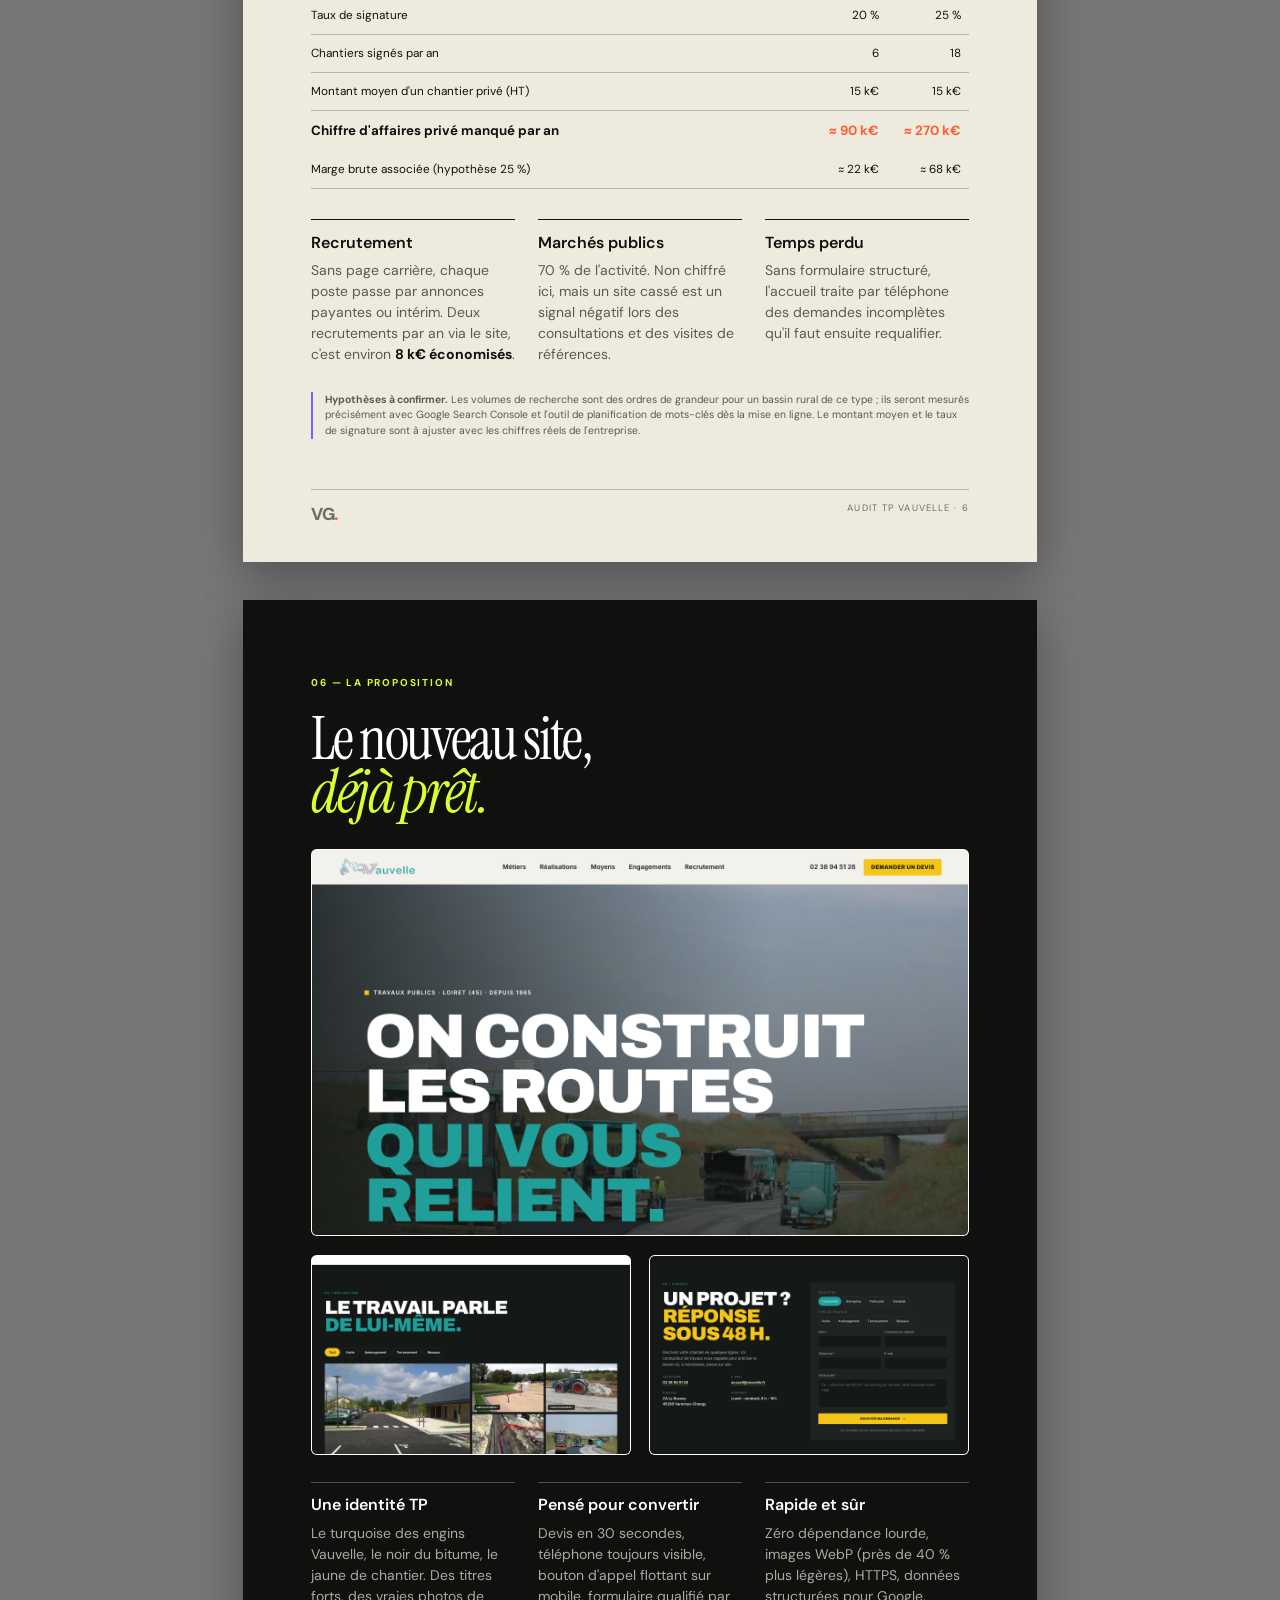
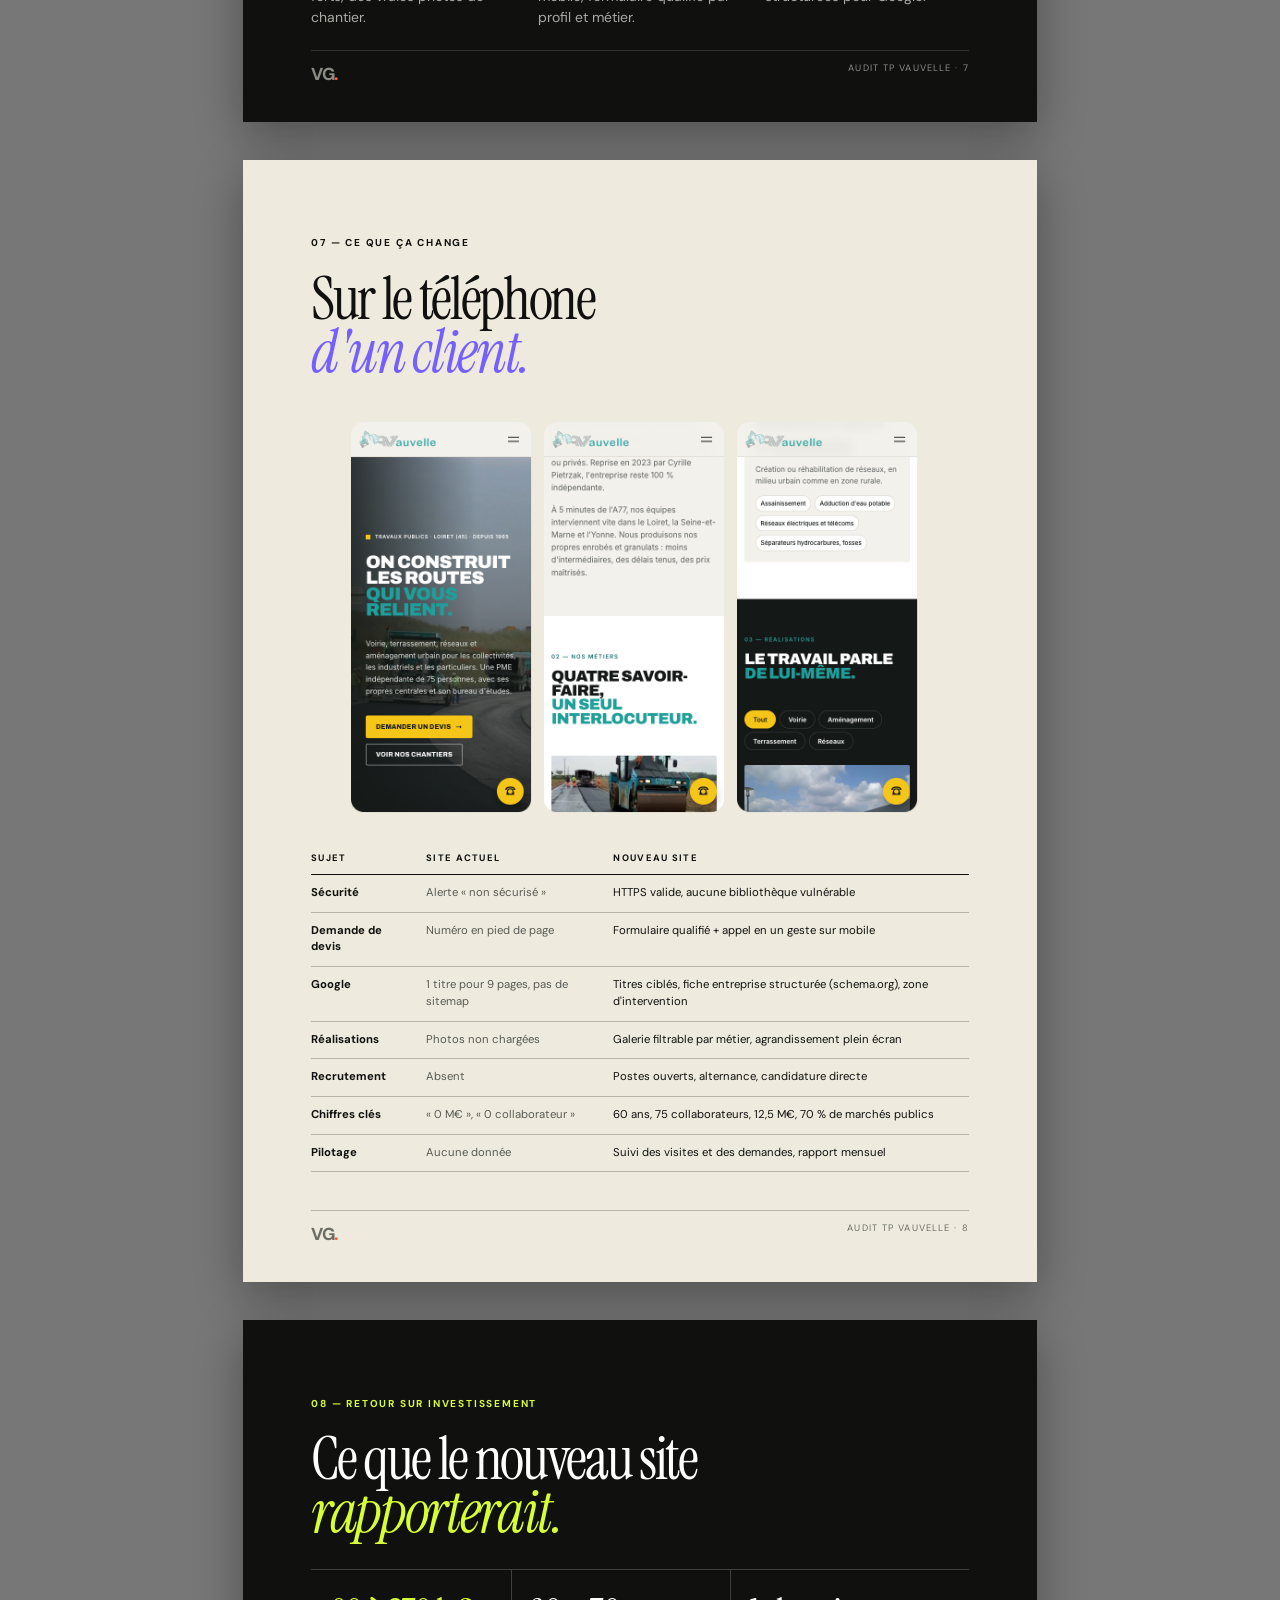
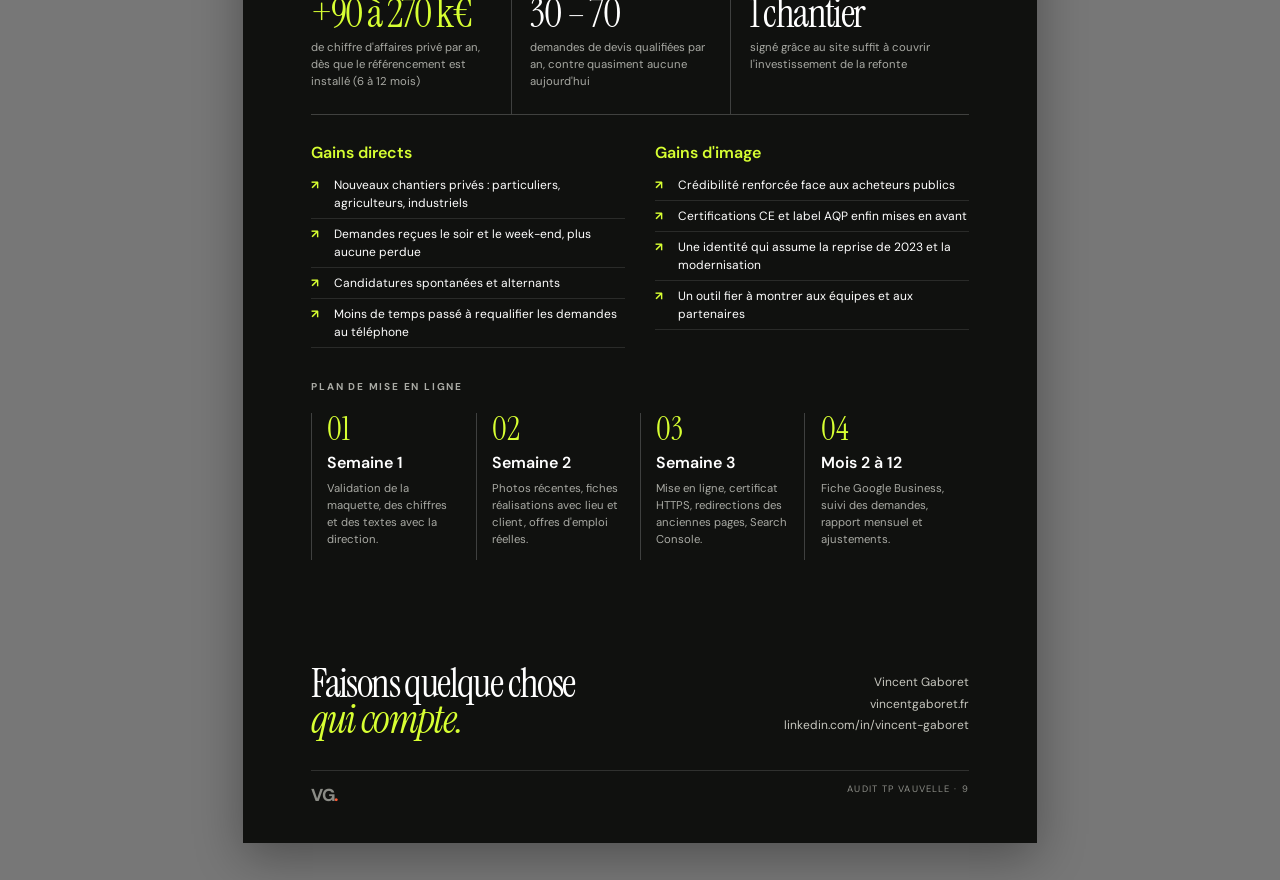
<file: audit/audit.html>
<!doctype html>
<html lang="fr">
<head>
<meta charset="utf-8">
<title>Audit digital — TP Vauvelle — Vincent Gaboret</title>
<link href="https://fonts.googleapis.com/css2?family=DM+Sans:wght@400;500;600;700;800&family=Instrument+Serif:ital@0;1&display=swap" rel="stylesheet">
<style>
:root{--ink:#10110f;--paper:#eeeade;--acid:#d7ff32;--orange:#ff5c35;--violet:#7560ff;--line:#b7b3a8;--muted:#595b55;--green:#63b644}
@page{size:A4;margin:0}
*{box-sizing:border-box;-webkit-print-color-adjust:exact;print-color-adjust:exact}
html,body{margin:0;background:#777}
body{font-family:'DM Sans',sans-serif;color:var(--ink);font-size:10.5pt;line-height:1.5}
.page{width:210mm;height:297mm;background:var(--paper);position:relative;overflow:hidden;page-break-after:always;padding:20mm 18mm 22mm;display:flex;flex-direction:column}
.page:last-child{page-break-after:auto}
.dark{background:var(--ink);color:#fff}
.serif{font-family:'Instrument Serif',serif;font-weight:400}
h1,h2,h3{margin:0;font-weight:400}
h2{font:44pt/.9 'Instrument Serif';letter-spacing:-.04em;margin:6mm 0 8mm}
h2 em,h1 em{color:var(--violet)}
.dark h2 em{color:var(--acid)}
h3{font:600 12pt 'DM Sans';margin:0 0 2mm}
p{margin:0 0 3mm}
.label{font-size:7.5pt;font-weight:700;letter-spacing:.18em;text-transform:uppercase}
.muted{color:var(--muted)}
.dark .muted{color:#a9aaa4}
/* header / footer */
.run{position:absolute;left:18mm;right:18mm;bottom:9mm;display:flex;justify-content:space-between;font-size:7pt;letter-spacing:.12em;text-transform:uppercase;color:#6b6e66;border-top:1px solid var(--line);padding-top:3mm}
.dark .run{border-color:#ffffff22;color:#8b8c86}
.mono{font-weight:800;letter-spacing:-.08em;font-size:13pt;text-transform:none}
.mono span{color:var(--orange)}
/* cover */
.cover{padding:18mm}
.cover .top{display:flex;justify-content:space-between;align-items:center;font-size:8pt;letter-spacing:.14em;text-transform:uppercase}
.cover .mono{font-size:22pt}
.cover h1{font:84pt/.8 'Instrument Serif';letter-spacing:-.06em;margin-top:auto}
.cover h1 em{color:var(--acid)}
.cover .sub{display:flex;justify-content:space-between;align-items:flex-end;margin-top:12mm;gap:10mm}
.cover .sub p{font-size:13pt;line-height:1.4;max-width:105mm;color:#d6d6cf;margin:0}
.cover .meta{font-size:8pt;line-height:1.8;text-align:right;color:#a9aaa4;letter-spacing:.06em}
.cover .meta b{color:#fff;font-weight:600}
.orbit{position:absolute;border:1px solid #ffffff22;border-radius:50%}
.kick{display:flex;gap:3mm;align-items:center;margin-top:24mm}
.kick i{width:2.4mm;height:2.4mm;border-radius:50%;background:var(--orange);box-shadow:0 0 0 1.4mm #ff5c3533}
/* kpis */
.kpis{display:grid;grid-template-columns:repeat(3,1fr);border-top:1px solid var(--line);border-bottom:1px solid var(--line)}
.kpis>div{padding:6mm 5mm 6mm 0;border-right:1px solid var(--line);margin-right:5mm}
.kpis>div:last-child{border:0;margin:0}
.kpis b{display:block;white-space:nowrap;font:30pt/1 'Instrument Serif';letter-spacing:-.04em}
.kpis span{font-size:8.5pt;color:var(--muted);display:block;margin-top:2mm}
.tag{display:inline-block;font-size:7pt;font-weight:700;letter-spacing:.1em;text-transform:uppercase;padding:1.2mm 2.2mm;border-radius:1mm}
.t-crit{background:var(--orange);color:#fff}
.t-maj{background:var(--ink);color:#fff}
.t-min{border:1px solid var(--ink)}
.t-ok{background:var(--acid)}
.verdict{background:var(--ink);color:#fff;padding:6mm 7mm;margin-top:auto;margin-bottom:6mm;display:grid;grid-template-columns:36mm 1fr;gap:5mm;align-items:center}
.verdict .big{font:38pt/.8 'Instrument Serif';color:var(--acid)}
.verdict p{margin:0;color:#d6d6cf}
.verdict p b{color:#fff}
/* screenshots */
.shot{border:1px solid var(--line);background:#fff;overflow:hidden;border-radius:1.5mm;position:relative}
.shot img{display:block;width:100%}
.browser{height:6mm;background:#e4e1d6;display:flex;align-items:center;gap:1.4mm;padding:0 3mm;border-bottom:1px solid var(--line);font-size:6.5pt;color:#6b6e66}
.browser i{width:2mm;height:2mm;border-radius:50%;background:#c9c5b9}
.browser .url{margin-left:3mm;background:#fff;padding:.6mm 3mm;border-radius:1mm;flex:1}
.browser .warn{color:#c8341a;font-weight:700}
.callout{position:absolute;background:var(--orange);color:#fff;font-size:7.5pt;font-weight:700;padding:1.5mm 2.5mm;border-radius:1mm;box-shadow:0 2mm 4mm -2mm #0006}
.callout::before{content:attr(data-n);display:inline-grid;place-items:center;width:4mm;height:4mm;border-radius:50%;background:#fff;color:var(--orange);margin-right:1.5mm;font-size:6.5pt}
/* tables */
table{width:100%;border-collapse:collapse;font-size:8.8pt}
th{text-align:left;font-size:7pt;letter-spacing:.14em;text-transform:uppercase;font-weight:700;padding:2.2mm 2mm;border-bottom:1.5px solid var(--ink)}
td{padding:2.6mm 2mm;border-bottom:1px solid var(--line);vertical-align:top}
td:first-child,th:first-child{padding-left:0}
td b{font-weight:700}
.num{text-align:right;white-space:nowrap;font-variant-numeric:tabular-nums}
tr.total td{border-top:1.5px solid var(--ink);border-bottom:0;font-weight:700;font-size:10pt}
/* grid helpers */
.g2{display:grid;grid-template-columns:1fr 1fr;gap:8mm}
.g3{display:grid;grid-template-columns:repeat(3,1fr);gap:6mm}
.card{border-top:1.5px solid var(--ink);padding-top:3mm}
.card .n{font:26pt/1 'Instrument Serif';color:var(--violet)}
.dark .card{border-color:#ffffff44}
.bar{height:4mm;background:#dcd8cb;border-radius:3mm;overflow:hidden}
.bar i{display:block;height:100%;background:var(--orange)}
.bar.good i{background:var(--violet)}
.score{display:grid;grid-template-columns:50mm 1fr 10mm 1fr 10mm;gap:5mm 3mm;align-items:center;font-size:8.8pt}
.score .h{font-size:7pt;font-weight:700;letter-spacing:.14em;text-transform:uppercase;padding-bottom:1mm;border-bottom:1.5px solid var(--ink)}
.score .v{font-weight:700;text-align:right;font-variant-numeric:tabular-nums}
.hyp{font-size:7.8pt;color:var(--muted);border-left:2px solid var(--violet);padding-left:3mm;margin-top:4mm}
.stamp{position:absolute;top:18mm;right:18mm}
.big-number{font:70pt/.85 'Instrument Serif';letter-spacing:-.05em}
.acid{background:var(--acid)}
ul.tick{list-style:none;padding:0;margin:0}
ul.tick li{padding:1.6mm 0 1.6mm 6mm;position:relative;border-bottom:1px solid var(--line);font-size:9pt}
ul.tick li::before{content:"↗";position:absolute;left:0;color:var(--violet);font-weight:700}
.dark ul.tick li{border-color:#ffffff1c}
.dark ul.tick li::before{color:var(--acid)}
.steps{display:grid;grid-template-columns:repeat(4,1fr);gap:0}
.steps>div{border-left:1px solid #ffffff33;padding:0 4mm}.steps p{font-size:8.5pt}
.steps b{font:24pt/1 'Instrument Serif';color:var(--acid);display:block;margin-bottom:2mm}
@media screen{.page{margin:10mm auto;box-shadow:0 4mm 12mm #0005}}
</style>
</head>
<body>

<!-- ============ 1. COUVERTURE ============ -->
<section class="page dark cover">
  <div class="orbit" style="width:190mm;height:190mm;right:-70mm;top:30mm"></div>
  <div class="orbit" style="width:130mm;height:130mm;right:-30mm;top:62mm"></div>
  <div class="top"><span class="mono">VG<span>.</span></span><span>Audit digital · Confidentiel</span></div>
  <div class="kick label"><i></i>Travaux publics · Varennes-Changy (45)</div>
  <h1>TP Vauvelle.<br><em>Ce que le site<br>vous coûte.</em></h1>
  <div class="sub">
    <p>Diagnostic du site vauvelle.fr, estimation du manque à gagner, et ce qu'une refonte rapporterait.</p>
    <div class="meta">Préparé pour <b>Cyrille Pietrzak</b><br>Dirigeant, VAUVELLE TP SAS<br><br>Par <b>Vincent Gaboret</b><br>Développeur full-stack<br>Septembre 2026</div>
  </div>
</section>

<!-- ============ 2. SYNTHÈSE ============ -->
<section class="page">
  <span class="label">01 — Synthèse</span>
  <h2>Un bon chantier,<br><em>une vitrine en panne.</em></h2>
  <p style="font-size:12pt;max-width:150mm">TP Vauvelle, c'est 60 ans de métier, 75 collaborateurs, deux centrales d'enrobés et 12,5 M€ de chiffre d'affaires. Le site, lui, raconte l'inverse : <b>aujourd'hui, un visiteur ne voit ni le logo, ni les photos, ni la mise en page</b>, et les chiffres clés affichent «&nbsp;0 M€&nbsp;».</p>
  <p class="muted" style="max-width:150mm">Cause principale : le certificat de sécurité (HTTPS) n'est pas valide pour vauvelle.fr, et tous les styles, images et scripts du site sont appelés en HTTPS. Le navigateur les bloque. Le site est donc cassé pour 100 % des visiteurs, sur ordinateur comme sur mobile.</p>

  <div class="kpis" style="margin-top:6mm">
    <div><b style="color:var(--orange)">18<i style="font-style:normal;font-size:16pt">/100</i></b><span>Note globale du site actuel (grille détaillée p. 5)</span></div>
    <div><b>90 – 270 k€</b><span>Chiffre d'affaires privé estimé perdu chaque année (hypothèses p. 6)</span></div>
    <div><b style="color:var(--violet)">× 3 à 5</b><span>Demandes de devis entrantes attendues avec le nouveau site</span></div>
  </div>

  <div class="g3" style="margin-top:7mm">
    <div class="card"><div class="n">4</div><h3>problèmes critiques</h3><p class="muted">Site non sécurisé, affichage cassé, chiffres à zéro, aucun moyen de demander un devis en ligne.</p></div>
    <div class="card"><div class="n">6</div><h3>problèmes majeurs</h3><p class="muted">Référencement quasi nul, bibliothèques obsolètes et vulnérables, images très lourdes, pas de recrutement.</p></div>
    <div class="card"><div class="n">0</div><h3>mesure d'audience</h3><p class="muted">Aucun outil de statistiques : impossible aujourd'hui de savoir combien de clients passent par le site.</p></div>
  </div>

  <div class="verdict">
    <div class="big">Verdict</div>
    <p><b>Le site actuel fait perdre des clients au lieu d'en apporter.</b> Pour les 30 % d'activité privée, il est invisible. Pour les 70 % de marchés publics, il abîme la crédibilité face aux acheteurs et maîtres d'œuvre qui vérifient l'entreprise en ligne. Une refonte est rentabilisée dès les premiers chantiers qu'elle apporte.</p>
  </div>
  <div class="run"><span class="mono">VG<span>.</span></span><span>Audit TP Vauvelle · 2</span></div>
</section>

<!-- ============ 3. CE QUE VOIT UN VISITEUR ============ -->
<section class="page">
  <span class="label">02 — Constat</span>
  <h2>Ce que voit<br><em>un visiteur aujourd'hui.</em></h2>
  <p class="muted" style="max-width:150mm;margin-bottom:6mm">Capture réalisée le 30 septembre 2026 dans Google Chrome, à l'adresse vauvelle.fr. Aucune manipulation : c'est la page telle qu'elle s'affiche pour un client, un candidat ou un acheteur public.</p>

  <div style="display:grid;grid-template-columns:1fr 46mm;gap:6mm;align-items:start">
    <div class="shot">
      <div class="browser"><i></i><i></i><i></i><span class="url"><span class="warn">⚠ Non sécurisé</span> &nbsp;vauvelle.fr</span></div>
      <img src="img/old-desktop.png" alt="">
      <span class="callout" data-n="1" style="top:5.5mm;left:26mm">Logo absent</span>
      <span class="callout" data-n="2" style="top:14.5mm;left:18mm">Photos du diaporama non chargées</span>
      <span class="callout" data-n="3" style="top:45mm;left:14mm">«&nbsp;0 M€&nbsp;» de chiffre d'affaires</span>
      <span class="callout" data-n="4" style="top:34mm;left:78mm">Aucune mise en page</span>
    </div>
    <div class="shot">
      <div class="browser"><i></i><span class="url" style="margin-left:1mm">vauvelle.fr</span></div>
      <img src="img/old-mobile.png" alt="">
    </div>
  </div>

  <div class="g2" style="margin-top:8mm">
    <div>
      <h3>Pourquoi c'est cassé</h3>
      <p class="muted">Le serveur présente un certificat émis pour «&nbsp;cluster130.hosting.ovh.net&nbsp;», pas pour vauvelle.fr. En HTTPS, le navigateur affiche «&nbsp;Votre connexion n'est pas privée&nbsp;». En HTTP, la page s'ouvre, mais toutes ses feuilles de style, scripts et images sont appelés en HTTPS : ils sont refusés.</p>
    </div>
    <div>
      <h3>Ce que ça provoque</h3>
      <p class="muted">Un particulier qui cherche «&nbsp;terrassement Loiret&nbsp;» et tombe sur cette page repart en quelques secondes. Un maître d'œuvre qui vérifie l'entreprise avant une consultation lit «&nbsp;0 collaborateur&nbsp;» et un site qui semble abandonné. Google, de son côté, pénalise les sites non sécurisés.</p>
    </div>
  </div>
  <div class="run"><span class="mono">VG<span>.</span></span><span>Audit TP Vauvelle · 3</span></div>
</section>

<!-- ============ 4. DIAGNOSTIC ============ -->
<section class="page">
  <span class="label">03 — Diagnostic technique</span>
  <h2>13 problèmes,<br><em>classés par gravité.</em></h2>
  <table>
    <thead><tr><th style="width:21mm">Gravité</th><th>Constat</th><th style="width:62mm">Conséquence</th></tr></thead>
    <tbody>
      <tr><td><span class="tag t-crit">Critique</span></td><td><b>Certificat HTTPS invalide</b> pour vauvelle.fr et www.vauvelle.fr</td><td class="muted">Alerte de sécurité, perte de confiance, pénalité Google</td></tr>
      <tr><td><span class="tag t-crit">Critique</span></td><td><b>Styles, images et scripts bloqués</b> : tous appelés en HTTPS</td><td class="muted">Site affiché brut, sans logo ni photo</td></tr>
      <tr><td><span class="tag t-crit">Critique</span></td><td><b>Chiffres clés à «&nbsp;0&nbsp;»</b> : les compteurs ne s'animent qu'au défilement, via un script bloqué</td><td class="muted">L'entreprise paraît vide ou fermée</td></tr>
      <tr><td><span class="tag t-crit">Critique</span></td><td><b>Aucun formulaire de devis</b>, coordonnées reléguées en pied de page</td><td class="muted">Les demandes hors heures de bureau sont perdues</td></tr>
      <tr><td><span class="tag t-maj">Majeur</span></td><td><b>Même titre sur les 9 pages</b>, aucune meta description</td><td class="muted">Google ne sait pas quelle page proposer</td></tr>
      <tr><td><span class="tag t-maj">Majeur</span></td><td><b>Ni sitemap.xml ni robots.txt</b> (erreurs 404)</td><td class="muted">Indexation lente et incomplète</td></tr>
      <tr><td><span class="tag t-maj">Majeur</span></td><td><b>jQuery 3.3.1 (2018)</b>, failles connues CVE-2019-11358 et CVE-2020-11022/11023</td><td class="muted">Surface d'attaque inutile</td></tr>
      <tr><td><span class="tag t-maj">Majeur</span></td><td><b>Images non optimisées</b> : jusqu'à 4 128 px et 780 Ko pour une vignette</td><td class="muted">Pages lentes en 4G sur chantier</td></tr>
      <tr><td><span class="tag t-maj">Majeur</span></td><td><b>Aucune statistique de visite</b> (ni Analytics, ni Matomo, ni Search Console détectés)</td><td class="muted">Impossible de piloter ou de mesurer</td></tr>
      <tr><td><span class="tag t-maj">Majeur</span></td><td><b>Pas de page recrutement</b> alors que le secteur TP manque de bras</td><td class="muted">Candidats orientés vers les concurrents</td></tr>
      <tr><td><span class="tag t-min">Mineur</span></td><td><b>Contenus datés ou incohérents</b> : «&nbsp;près de 55 ans&nbsp;» puis «&nbsp;près de 50 ans&nbsp;», © 2021, CA 2021-2022</td><td class="muted">Image d'un site non entretenu</td></tr>
      <tr><td><span class="tag t-min">Mineur</span></td><td><b>Coquilles et anglais</b> : «&nbsp;View more&nbsp;», «&nbsp;éléctriques&nbsp;», «&nbsp;réhabilation&nbsp;», «&nbsp;des ses clients&nbsp;»</td><td class="muted">Manque de sérieux perçu</td></tr>
      <tr><td><span class="tag t-min">Mineur</span></td><td><b>Structure HTML fragile</b> : 3 titres H1 sur l'accueil, un H1 fermé par un H6, images nommées «&nbsp;image1&nbsp;»</td><td class="muted">Accessibilité et SEO dégradés</td></tr>
    </tbody>
  </table>
  <div class="run"><span class="mono">VG<span>.</span></span><span>Audit TP Vauvelle · 4</span></div>
</section>

<!-- ============ 5. SCORE ============ -->
<section class="page">
  <span class="label">04 — Évaluation</span>
  <h2>Avant, après :<br><em>la note par critère.</em></h2>
  <p class="muted" style="max-width:150mm;margin-bottom:8mm">Chaque critère est noté sur 100 selon la grille d'audit VG : sécurité, affichage réel, mobile, référencement local, capacité à générer des demandes, qualité des contenus et vitesse. La note «&nbsp;nouveau site&nbsp;» correspond à la maquette livrée avec ce document.</p>

  <div class="score">
    <div class="h">Critère</div><div class="h" style="grid-column:span 2">Site actuel</div><div class="h" style="grid-column:span 2">Nouveau site</div>
    <div>Sécurité (HTTPS, dépendances)</div><div class="bar"><i style="width:5%"></i></div><div class="v">5</div><div class="bar good"><i style="width:95%"></i></div><div class="v">95</div>
    <div>Affichage réel</div><div class="bar"><i style="width:5%"></i></div><div class="v">5</div><div class="bar good"><i style="width:95%"></i></div><div class="v">95</div>
    <div>Expérience mobile</div><div class="bar"><i style="width:15%"></i></div><div class="v">15</div><div class="bar good"><i style="width:92%"></i></div><div class="v">92</div>
    <div>Référencement local</div><div class="bar"><i style="width:15%"></i></div><div class="v">15</div><div class="bar good"><i style="width:85%"></i></div><div class="v">85</div>
    <div>Génération de demandes</div><div class="bar"><i style="width:10%"></i></div><div class="v">10</div><div class="bar good"><i style="width:90%"></i></div><div class="v">90</div>
    <div>Contenus et crédibilité</div><div class="bar"><i style="width:45%"></i></div><div class="v">45</div><div class="bar good"><i style="width:88%"></i></div><div class="v">88</div>
    <div>Vitesse de chargement</div><div class="bar"><i style="width:30%"></i></div><div class="v">30</div><div class="bar good"><i style="width:90%"></i></div><div class="v">90</div>
  </div>

  <div class="g2" style="margin-top:auto;align-items:end">
    <div>
      <span class="label">Note globale actuelle</span>
      <div class="big-number" style="color:var(--orange)">18</div>
    </div>
    <div>
      <span class="label">Note visée</span>
      <div class="big-number" style="color:var(--violet)">91</div>
    </div>
  </div>
  <p class="muted" style="margin-top:6mm">Le point fort du site actuel, ce sont ses contenus : descriptions des métiers, matériel, politique environnement et sécurité, galeries photo. Ils ont été entièrement repris et mis en valeur dans la nouvelle version.</p>
  <div class="run"><span class="mono">VG<span>.</span></span><span>Audit TP Vauvelle · 5</span></div>
</section>

<!-- ============ 6. COÛT ============ -->
<section class="page">
  <span class="label">05 — Manque à gagner</span>
  <h2>Ce que l'ancien site<br><em>coûte chaque année.</em></h2>
  <p class="muted" style="max-width:155mm;margin-bottom:6mm">L'activité privée représente environ 30 % du chiffre d'affaires, soit près de 3,75 M€ : particuliers, industriels, agriculteurs, promoteurs. C'est sur ce segment que le site devrait apporter des demandes. Deux scénarios, volontairement prudents.</p>

  <table>
    <thead><tr><th>Étape du calcul</th><th class="num">Prudent</th><th class="num">Médian</th></tr></thead>
    <tbody>
      <tr><td>Recherches Google mensuelles sur les métiers du TP dans le 45, le 77 et le 89</td><td class="num">1 500</td><td class="num">2 000</td></tr>
      <tr><td>Part captée par un site bien positionné (top 3 local)</td><td class="num">8 %</td><td class="num">10 %</td></tr>
      <tr><td>Visites qualifiées par mois</td><td class="num">120</td><td class="num">200</td></tr>
      <tr><td>Taux de demande de devis (formulaire ou appel)</td><td class="num">2 %</td><td class="num">3 %</td></tr>
      <tr><td>Demandes de devis par an</td><td class="num">29</td><td class="num">72</td></tr>
      <tr><td>Taux de signature</td><td class="num">20 %</td><td class="num">25 %</td></tr>
      <tr><td>Chantiers signés par an</td><td class="num">6</td><td class="num">18</td></tr>
      <tr><td>Montant moyen d'un chantier privé (HT)</td><td class="num">15 k€</td><td class="num">15 k€</td></tr>
      <tr class="total"><td>Chiffre d'affaires privé manqué par an</td><td class="num" style="color:var(--orange)">≈ 90 k€</td><td class="num" style="color:var(--orange)">≈ 270 k€</td></tr>
      <tr><td>Marge brute associée (hypothèse 25 %)</td><td class="num">≈ 22 k€</td><td class="num">≈ 68 k€</td></tr>
    </tbody>
  </table>

  <div class="g3" style="margin-top:8mm">
    <div class="card"><h3>Recrutement</h3><p class="muted">Sans page carrière, chaque poste passe par annonces payantes ou intérim. Deux recrutements par an via le site, c'est environ <b style="color:var(--ink)">8 k€ économisés</b>.</p></div>
    <div class="card"><h3>Marchés publics</h3><p class="muted">70 % de l'activité. Non chiffré ici, mais un site cassé est un signal négatif lors des consultations et des visites de références.</p></div>
    <div class="card"><h3>Temps perdu</h3><p class="muted">Sans formulaire structuré, l'accueil traite par téléphone des demandes incomplètes qu'il faut ensuite requalifier.</p></div>
  </div>

  <p class="hyp"><b>Hypothèses à confirmer.</b> Les volumes de recherche sont des ordres de grandeur pour un bassin rural de ce type ; ils seront mesurés précisément avec Google Search Console et l'outil de planification de mots-clés dès la mise en ligne. Le montant moyen et le taux de signature sont à ajuster avec les chiffres réels de l'entreprise.</p>
  <div class="run"><span class="mono">VG<span>.</span></span><span>Audit TP Vauvelle · 6</span></div>
</section>

<!-- ============ 7. NOUVEAU SITE ============ -->
<section class="page dark">
  <span class="label" style="color:var(--acid)">06 — La proposition</span>
  <h2>Le nouveau site,<br><em>déjà prêt.</em></h2>
  <div class="shot" style="border-color:#ffffff22"><img src="img/new-desktop.png" alt=""></div>
  <div style="display:grid;grid-template-columns:1fr 1fr;gap:5mm;margin-top:5mm">
    <div class="shot" style="border-color:#ffffff22"><img src="img/new-realisations.png" alt=""></div>
    <div class="shot" style="border-color:#ffffff22"><img src="img/new-devis.png" alt=""></div>
  </div>
  <div class="g3" style="margin-top:7mm">
    <div class="card"><h3>Une identité TP</h3><p class="muted">Le turquoise des engins Vauvelle, le noir du bitume, le jaune de chantier. Des titres forts, des vraies photos de chantier.</p></div>
    <div class="card"><h3>Pensé pour convertir</h3><p class="muted">Devis en 30 secondes, téléphone toujours visible, bouton d'appel flottant sur mobile, formulaire qualifié par profil et métier.</p></div>
    <div class="card"><h3>Rapide et sûr</h3><p class="muted">Zéro dépendance lourde, images WebP (près de 40 % plus légères), HTTPS, données structurées pour Google.</p></div>
  </div>
  <div class="run"><span class="mono">VG<span>.</span></span><span>Audit TP Vauvelle · 7</span></div>
</section>

<!-- ============ 8. MOBILE + APPORTS ============ -->
<section class="page">
  <span class="label">07 — Ce que ça change</span>
  <h2>Sur le téléphone<br><em>d'un client.</em></h2>
  <img src="img/new-mobiles.png" alt="" style="width:92%;margin:0 auto;border-radius:1.5mm">
  <table style="margin-top:5mm;font-size:8.5pt">
    <thead><tr><th>Sujet</th><th>Site actuel</th><th>Nouveau site</th></tr></thead>
    <tbody>
      <tr><td><b>Sécurité</b></td><td class="muted">Alerte «&nbsp;non sécurisé&nbsp;»</td><td>HTTPS valide, aucune bibliothèque vulnérable</td></tr>
      <tr><td><b>Demande de devis</b></td><td class="muted">Numéro en pied de page</td><td>Formulaire qualifié + appel en un geste sur mobile</td></tr>
      <tr><td><b>Google</b></td><td class="muted">1 titre pour 9 pages, pas de sitemap</td><td>Titres ciblés, fiche entreprise structurée (schema.org), zone d'intervention</td></tr>
      <tr><td><b>Réalisations</b></td><td class="muted">Photos non chargées</td><td>Galerie filtrable par métier, agrandissement plein écran</td></tr>
      <tr><td><b>Recrutement</b></td><td class="muted">Absent</td><td>Postes ouverts, alternance, candidature directe</td></tr>
      <tr><td><b>Chiffres clés</b></td><td class="muted">«&nbsp;0 M€&nbsp;», «&nbsp;0 collaborateur&nbsp;»</td><td>60 ans, 75 collaborateurs, 12,5 M€, 70 % de marchés publics</td></tr>
      <tr><td><b>Pilotage</b></td><td class="muted">Aucune donnée</td><td>Suivi des visites et des demandes, rapport mensuel</td></tr>
    </tbody>
  </table>
  <div class="run"><span class="mono">VG<span>.</span></span><span>Audit TP Vauvelle · 8</span></div>
</section>

<!-- ============ 9. GAINS + PLAN ============ -->
<section class="page dark">
  <span class="label" style="color:var(--acid)">08 — Retour sur investissement</span>
  <h2>Ce que le nouveau site<br><em>rapporterait.</em></h2>

  <div class="kpis" style="border-color:#ffffff33">
    <div style="border-color:#ffffff33"><b style="color:var(--acid)">+90 à 270 k€</b><span class="muted">de chiffre d'affaires privé par an, dès que le référencement est installé (6 à 12 mois)</span></div>
    <div style="border-color:#ffffff33"><b>30 – 70</b><span class="muted">demandes de devis qualifiées par an, contre quasiment aucune aujourd'hui</span></div>
    <div><b>1 chantier</b><span class="muted">signé grâce au site suffit à couvrir l'investissement de la refonte</span></div>
  </div>

  <div class="g2" style="margin-top:7mm">
    <div>
      <h3 style="color:var(--acid)">Gains directs</h3>
      <ul class="tick">
        <li>Nouveaux chantiers privés : particuliers, agriculteurs, industriels</li>
        <li>Demandes reçues le soir et le week-end, plus aucune perdue</li>
        <li>Candidatures spontanées et alternants</li>
        <li>Moins de temps passé à requalifier les demandes au téléphone</li>
      </ul>
    </div>
    <div>
      <h3 style="color:var(--acid)">Gains d'image</h3>
      <ul class="tick">
        <li>Crédibilité renforcée face aux acheteurs publics</li>
        <li>Certifications CE et label AQP enfin mises en avant</li>
        <li>Une identité qui assume la reprise de 2023 et la modernisation</li>
        <li>Un outil fier à montrer aux équipes et aux partenaires</li>
      </ul>
    </div>
  </div>

  <span class="label" style="margin-top:8mm;display:block;color:#a9aaa4">Plan de mise en ligne</span>
  <div class="steps" style="margin-top:5mm">
    <div><b>01</b><h3>Semaine 1</h3><p class="muted">Validation de la maquette, des chiffres et des textes avec la direction.</p></div>
    <div><b>02</b><h3>Semaine 2</h3><p class="muted">Photos récentes, fiches réalisations avec lieu et client, offres d'emploi réelles.</p></div>
    <div><b>03</b><h3>Semaine 3</h3><p class="muted">Mise en ligne, certificat HTTPS, redirections des anciennes pages, Search Console.</p></div>
    <div><b>04</b><h3>Mois 2 à 12</h3><p class="muted">Fiche Google Business, suivi des demandes, rapport mensuel et ajustements.</p></div>
  </div>

  <div style="margin-top:auto;margin-bottom:6mm;display:flex;justify-content:space-between;align-items:flex-end;gap:10mm">
    <h2 style="font-size:30pt;margin:0">Faisons quelque chose<br><em>qui compte.</em></h2>
    <div style="text-align:right;font-size:9pt;line-height:1.8;color:#c7c7bf">Vincent Gaboret<br>vincentgaboret.fr<br>linkedin.com/in/vincent-gaboret</div>
  </div>
  <div class="run"><span class="mono">VG<span>.</span></span><span>Audit TP Vauvelle · 9</span></div>
</section>

</body>
</html>
</file>
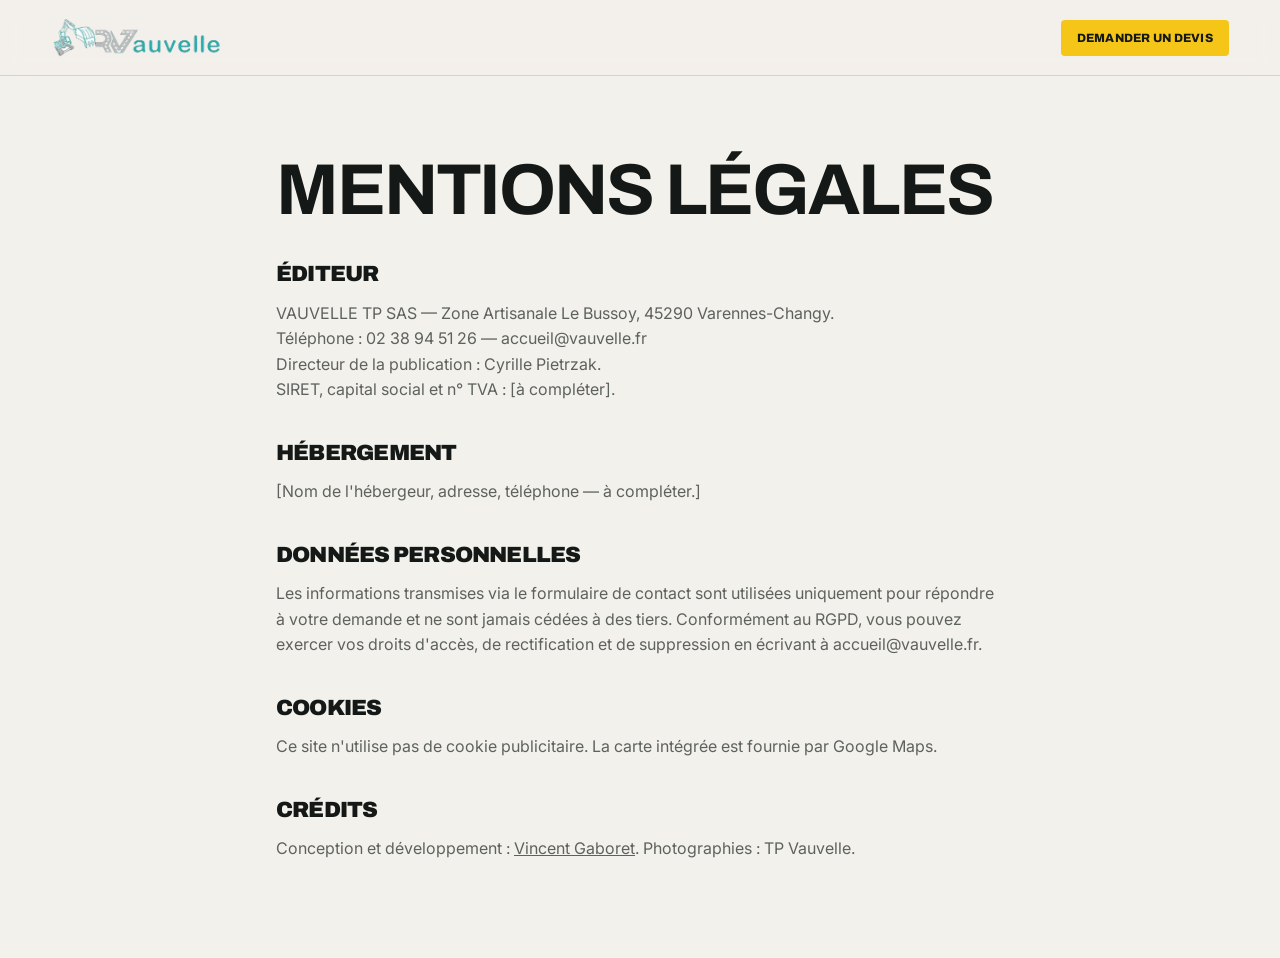
<file: site/mentions-legales.html>
<!doctype html>
<html lang="fr">
<head>
  <meta charset="utf-8">
  <meta name="viewport" content="width=device-width,initial-scale=1">
  <title>Mentions légales — TP Vauvelle</title>
  <meta name="robots" content="noindex">
  <link rel="icon" href="img/favicon.svg" type="image/svg+xml">
  <link href="https://fonts.googleapis.com/css2?family=Archivo:wght@800;900&family=Inter:wght@400;600&display=swap" rel="stylesheet">
  <link rel="stylesheet" href="styles.css">
  <style>.legal{max-width:760px;padding:80px 16px;margin:0 auto}.legal h1{font-size:clamp(40px,6vw,72px);text-transform:uppercase;letter-spacing:-.03em;line-height:.95;margin-bottom:40px}.legal h2{font-size:22px;margin:40px 0 10px}.legal p{color:var(--muted)}</style>
</head>
<body>
  <header class="nav"><a class="brand" href="index.html"><img src="img/logo.png" alt="TP Vauvelle" width="194" height="42"></a><a class="btn btn-sm" href="index.html#devis">Demander un devis</a></header>
  <main class="legal">
    <h1>Mentions légales</h1>
    <h2>Éditeur</h2>
    <p>VAUVELLE TP SAS — Zone Artisanale Le Bussoy, 45290 Varennes-Changy.<br>Téléphone : 02 38 94 51 26 — accueil@vauvelle.fr<br>Directeur de la publication : Cyrille Pietrzak.<br>SIRET, capital social et n° TVA : [à compléter].</p>
    <h2>Hébergement</h2>
    <p>[Nom de l'hébergeur, adresse, téléphone — à compléter.]</p>
    <h2>Données personnelles</h2>
    <p>Les informations transmises via le formulaire de contact sont utilisées uniquement pour répondre à votre demande et ne sont jamais cédées à des tiers. Conformément au RGPD, vous pouvez exercer vos droits d'accès, de rectification et de suppression en écrivant à accueil@vauvelle.fr.</p>
    <h2>Cookies</h2>
    <p>Ce site n'utilise pas de cookie publicitaire. La carte intégrée est fournie par Google Maps.</p>
    <h2>Crédits</h2>
    <p>Conception et développement : <a href="https://vincentgaboret.fr" style="text-decoration:underline">Vincent Gaboret</a>. Photographies : TP Vauvelle.</p>
  </main>
</body>
</html>
</file>
<file: site/styles.css>
:root {
  --asphalt: #141816;
  --asphalt-2: #1d2320;
  --teal: #1f9e9a;
  --teal-dark: #13706d;
  --hivis: #f5c518;
  --paper: #f3f1ec;
  --line: #d6d2c8;
  --muted: #5d625e;
  --radius: 4px;
}
* { box-sizing: border-box; }
html { scroll-behavior: smooth; scroll-padding-top: 80px; }
body { margin: 0; background: var(--paper); color: var(--asphalt); font: 16px/1.6 'Inter', system-ui, sans-serif; -webkit-font-smoothing: antialiased; overflow-x: hidden; }
img { max-width: 100%; display: block; }
a { color: inherit; text-decoration: none; }
h1, h2, h3 { font-family: 'Archivo', sans-serif; margin: 0; }
.skip { position: absolute; left: -999px; }
.skip:focus { left: 16px; top: 16px; z-index: 100; background: var(--hivis); padding: 10px 14px; }
:focus-visible { outline: 3px solid var(--hivis); outline-offset: 3px; }

/* Buttons */
.btn { display: inline-flex; align-items: center; gap: 10px; background: var(--hivis); color: var(--asphalt); font: 800 14px 'Archivo', sans-serif; letter-spacing: .02em; text-transform: uppercase; padding: 16px 22px; border-radius: var(--radius); border: 0; cursor: pointer; transition: transform .15s, background .15s; }
.btn:hover { transform: translateY(-2px); background: #ffd435; }
.btn span { transition: transform .15s; }
.btn:hover span { transform: translateX(4px); }
.btn-ghost { background: transparent; color: #fff; box-shadow: inset 0 0 0 1.5px #ffffff88; }
.btn-ghost:hover { background: #ffffff14; }
.btn-sm { padding: 11px 16px; font-size: 12px; }
.btn-full { width: 100%; justify-content: center; }

/* Nav */
.nav { position: sticky; top: 0; z-index: 50; height: 76px; display: flex; align-items: center; justify-content: space-between; gap: 24px; padding: 0 4vw; background: #f3f1ecee; backdrop-filter: blur(10px); border-bottom: 1px solid var(--line); }
.brand img { height: 38px; width: auto; }
.nav-links { display: flex; gap: 30px; font-size: 14px; font-weight: 600; }
.nav-links a { position: relative; }
.nav-links a::after { content: ""; position: absolute; left: 0; right: 100%; bottom: -4px; height: 2px; background: var(--teal); transition: right .2s; }
.nav-links a:hover::after { right: 0; }
.nav-cta { display: flex; align-items: center; gap: 18px; }
.nav-phone { font-weight: 700; font-size: 14px; }
.burger { display: none; background: none; border: 0; width: 44px; height: 44px; cursor: pointer; flex-direction: column; justify-content: center; gap: 7px; padding: 10px; }
.burger span { height: 2px; background: var(--asphalt); transition: transform .2s; }
.burger[aria-expanded="true"] span:first-child { transform: translateY(4.5px) rotate(45deg); }
.burger[aria-expanded="true"] span:last-child { transform: translateY(-4.5px) rotate(-45deg); }
.mobile-menu { position: fixed; inset: 76px 0 0; z-index: 49; background: var(--asphalt); color: #fff; display: flex; flex-direction: column; padding: 24px 16px; }
.mobile-menu[hidden] { display: none; }
.mobile-menu a { font: 800 28px/1 'Archivo'; padding: 16px 0; border-bottom: 1px solid #ffffff1a; }
.mobile-menu a:last-child { color: var(--hivis); font-size: 20px; border: 0; margin-top: 12px; }

/* Hero */
.hero { position: relative; min-height: min(calc(100svh - 76px), 940px); display: flex; align-items: flex-end; color: #fff; overflow: hidden; background: var(--asphalt); }
.hero-img { position: absolute; inset: 0; width: 100%; height: 100%; object-fit: cover; object-position: center 70%; }
.hero-shade { position: absolute; inset: 0; background: linear-gradient(180deg, #14181633 0%, #14181666 40%, #141816f2 100%), linear-gradient(90deg, #141816cc 0%, #14181600 70%); }
.hero-inner { position: relative; z-index: 2; width: 100%; padding: 12vh 4vw 9vh; }
.kicker { display: flex; flex-wrap: wrap; align-items: center; gap: 10px; font-size: 12px; font-weight: 600; letter-spacing: .14em; text-transform: uppercase; margin: 0 0 28px; }
.kicker i { width: 10px; height: 10px; background: var(--hivis); display: inline-block; }
.hero h1 { font-size: clamp(36px, 9.5vw, 148px); line-height: .88; font-weight: 900; letter-spacing: -.035em; text-transform: uppercase; }
.hero h1 em { font-style: normal; color: var(--teal); -webkit-text-stroke: 0; }
.hero-bottom { display: flex; justify-content: space-between; align-items: flex-end; gap: 40px; margin-top: 44px; flex-wrap: wrap; }
.hero-bottom p { max-width: 540px; font-size: clamp(16px, 1.3vw, 19px); color: #e3e5e2; margin: 0; }
.hero-actions { display: flex; gap: 12px; flex-wrap: wrap; }
.stripe { position: absolute; left: 0; right: 0; bottom: 0; height: 10px; background: repeating-linear-gradient(-45deg, var(--hivis) 0 22px, var(--asphalt) 22px 44px); z-index: 3; }

/* Figures */
.figures { display: grid; grid-template-columns: repeat(4, 1fr); background: var(--asphalt); color: #fff; }
.figures div { padding: 44px 4vw; border-right: 1px solid #ffffff14; }
.figures div:last-child { border: 0; }
.figures b { display: block; font: 900 clamp(38px, 4.4vw, 64px)/1 'Archivo'; color: var(--hivis); letter-spacing: -.03em; }
.figures span { display: block; margin-top: 10px; font-size: 14px; color: #b9bdb9; }

/* Sections */
section { padding: 120px 4vw; }
.label { font: 700 12px 'Inter'; letter-spacing: .16em; text-transform: uppercase; color: var(--teal-dark); margin: 0 0 20px; }
.light .label, .realisations .label, .engagements .label { color: var(--teal); }
h2 { font-size: clamp(40px, 6vw, 88px); line-height: .92; font-weight: 900; letter-spacing: -.035em; text-transform: uppercase; }
h2 em { font-style: normal; color: var(--teal); }
h2 span { color: #9aa09c; }
.section-head { margin-bottom: 64px; }

.intro-grid { display: grid; grid-template-columns: 1fr 1fr; gap: 6vw; margin: 56px 0 0 30%; }
.intro-grid p { margin: 0; font-size: 17px; color: var(--muted); }

/* Métiers */
.metiers { background: #fff; }
.metier-grid { display: grid; grid-template-columns: repeat(2, 1fr); gap: 24px; }
.metier { background: var(--paper); border-radius: var(--radius); overflow: hidden; display: grid; grid-template-rows: 280px auto; transition: transform .2s, box-shadow .2s; }
.metier:hover { transform: translateY(-4px); box-shadow: 0 20px 40px -20px #14181655; }
.metier img { width: 100%; height: 100%; object-fit: cover; }
.metier-body { padding: 32px; }
.metier-body > span { font-size: 12px; font-weight: 700; letter-spacing: .12em; text-transform: uppercase; color: var(--teal-dark); }
.metier h3 { font-size: 34px; font-weight: 900; text-transform: uppercase; letter-spacing: -.02em; margin: 10px 0 8px; }
.metier p { margin: 0 0 18px; color: var(--muted); }
.metier ul { list-style: none; padding: 0; margin: 0; display: flex; flex-wrap: wrap; gap: 8px; }
.metier li { font-size: 13px; font-weight: 500; border: 1px solid var(--line); padding: 6px 10px; border-radius: 99px; background: #fff; }

/* Réalisations */
.realisations { background: var(--asphalt); color: #fff; }
.filters { display: flex; gap: 8px; flex-wrap: wrap; margin-bottom: 32px; }
.filters button { font: 600 14px 'Inter'; color: #fff; background: transparent; border: 1px solid #ffffff33; padding: 10px 18px; border-radius: 99px; cursor: pointer; }
.filters button[aria-pressed="true"] { background: var(--hivis); border-color: var(--hivis); color: var(--asphalt); }
.gallery { display: grid; grid-template-columns: repeat(4, 1fr); grid-auto-rows: 220px; gap: 10px; }
.gallery button { padding: 0; border: 0; cursor: zoom-in; overflow: hidden; border-radius: var(--radius); position: relative; background: var(--asphalt-2); }
.gallery button:nth-child(6n+1) { grid-column: span 2; grid-row: span 2; }
.gallery img { width: 100%; height: 100%; object-fit: cover; transition: transform .4s; }
.gallery button:hover img { transform: scale(1.05); }
.gallery button span { position: absolute; left: 10px; bottom: 10px; font-size: 11px; font-weight: 700; letter-spacing: .1em; text-transform: uppercase; background: var(--asphalt); color: #fff; padding: 5px 8px; border-radius: 2px; }
.lightbox { position: fixed; inset: 0; z-index: 100; background: #0b0d0cf0; display: grid; place-items: center; padding: 16px; }
.lightbox[hidden] { display: none; }
.lightbox img { max-height: 88vh; max-width: 92vw; object-fit: contain; }
.lightbox button { position: absolute; top: 16px; right: 16px; width: 48px; height: 48px; font-size: 32px; background: var(--hivis); border: 0; cursor: pointer; border-radius: var(--radius); }

/* Moyens */
.moyens-grid { display: grid; grid-template-columns: repeat(4, 1fr); border-top: 1px solid var(--line); }
.moyens-grid article { padding: 32px 28px 32px 0; border-right: 1px solid var(--line); margin-right: 28px; }
.moyens-grid article:last-child { border: 0; margin: 0; }
.moyens-grid b { font: 900 56px/1 'Archivo'; color: var(--teal); }
.moyens-grid h3 { font-size: 20px; text-transform: uppercase; margin: 18px 0 8px; }
.moyens-grid p { color: var(--muted); margin: 0; font-size: 15px; }
.engins { display: grid; grid-template-columns: repeat(5, 1fr); gap: 12px; margin-top: 56px; }
.engins figure { margin: 0; }
.engins img { aspect-ratio: 4/3; object-fit: cover; width: 100%; border-radius: var(--radius); }
.engins figcaption { font-size: 13px; font-weight: 600; margin-top: 8px; }

/* Engagements */
.engagements { background: var(--teal-dark); color: #fff; }
.engagements h2 em { color: var(--hivis); }
.engagements .label { color: #bff0ee; }
.eng-grid { display: grid; grid-template-columns: repeat(3, 1fr); gap: 24px; }
.eng-grid article { border-top: 2px solid #ffffff55; padding-top: 24px; }
.eng-grid span { font-size: 30px; }
.eng-grid h3 { font-size: 26px; text-transform: uppercase; margin: 12px 0; }
.eng-grid p { color: #d7efee; margin: 0; }

/* Zone */
.zone { display: grid; grid-template-columns: 1fr 1.1fr; gap: 5vw; align-items: center; }
.zone-copy > p:not(.label) { color: var(--muted); font-size: 17px; margin: 32px 0; }
.towns { list-style: none; padding: 0; margin: 0; display: flex; flex-wrap: wrap; gap: 8px; }
.towns li { border: 1px solid var(--line); padding: 6px 12px; border-radius: 99px; font-size: 14px; }
.zone-map { aspect-ratio: 4/3; border-radius: var(--radius); overflow: hidden; background: #ddd; }
.zone-map iframe { width: 100%; height: 100%; border: 0; filter: grayscale(.4) contrast(1.05); }

/* Recrutement */
.recrutement { display: grid; grid-template-columns: 1fr 1.3fr; gap: 5vw; background: #fff; }
.rec-copy > p { color: var(--muted); font-size: 17px; margin: 0 0 32px; }
.jobs a { display: grid; grid-template-columns: 1fr auto 30px; gap: 16px; align-items: center; padding: 20px 0; border-top: 1px solid var(--line); }
.jobs a:last-child { border-bottom: 1px solid var(--line); }
.jobs b { font: 800 20px 'Archivo'; text-transform: uppercase; }
.jobs span { font-size: 14px; color: var(--muted); }
.jobs i { font-style: normal; font-size: 22px; transition: transform .15s; color: var(--teal); }
.jobs a:hover i { transform: translateX(6px); }

/* Devis */
.devis { display: grid; grid-template-columns: 1fr 1.1fr; gap: 5vw; background: var(--asphalt); color: #fff; }
.devis h2 em { color: var(--hivis); }
.devis .label { color: var(--teal); }
.devis-copy > p:not(.label) { color: #b9bdb9; font-size: 17px; margin: 32px 0; max-width: 460px; }
.devis dl { margin: 0; display: grid; grid-template-columns: 1fr 1fr; gap: 24px; }
.devis dt { font-size: 12px; letter-spacing: .12em; text-transform: uppercase; color: #8b918d; }
.devis dd { margin: 4px 0 0; font-weight: 600; }
.devis dd a { border-bottom: 1px solid var(--hivis); }
.form { background: var(--asphalt-2); padding: 36px; border-radius: var(--radius); display: grid; gap: 18px; align-content: start; }
.chips { border: 0; padding: 0; margin: 0; display: flex; flex-wrap: wrap; gap: 8px; }
.chips legend { font-size: 12px; letter-spacing: .12em; text-transform: uppercase; color: #8b918d; margin-bottom: 10px; padding: 0; }
.chips input { position: absolute; opacity: 0; }
.chips span { display: inline-block; padding: 9px 14px; border: 1px solid #ffffff2e; border-radius: 99px; font-size: 14px; cursor: pointer; }
.chips input:checked + span { background: var(--teal); border-color: var(--teal); }
.chips input:focus-visible + span { outline: 3px solid var(--hivis); outline-offset: 2px; }
.row { display: grid; grid-template-columns: 1fr 1fr; gap: 14px; }
.field span { display: block; font-size: 13px; color: #b9bdb9; margin-bottom: 6px; }
.field input, .field textarea { width: 100%; font: inherit; color: #fff; background: var(--asphalt); border: 1px solid #ffffff22; border-radius: var(--radius); padding: 13px 14px; }
.field input:focus, .field textarea:focus { outline: none; border-color: var(--hivis); }
.field .invalid { border-color: #ff6b5b; }
.form-note { font-size: 13px; color: #8b918d; margin: 0; text-align: center; }
.form-note.ok { color: var(--hivis); }

/* Footer */
.footer { background: #0e1110; color: #b9bdb9; padding: 64px 4vw 28px; }
.footer-top { display: flex; justify-content: space-between; align-items: center; gap: 32px; flex-wrap: wrap; padding-bottom: 40px; border-bottom: 1px solid #ffffff14; }
.footer-top img { height: 40px; width: auto; filter: brightness(1.3); }
.footer-top p { margin: 0; font-size: 14px; }
.footer-bottom { display: flex; justify-content: space-between; gap: 16px; flex-wrap: wrap; padding-top: 24px; font-size: 13px; }
.footer-bottom a { text-decoration: underline; text-underline-offset: 3px; }
.fab { display: none; }

/* Reveal */
.reveal { opacity: 0; transform: translateY(24px); transition: opacity .7s, transform .7s; }
.reveal.in { opacity: 1; transform: none; }
@media (prefers-reduced-motion: reduce) { .reveal { opacity: 1; transform: none; transition: none; } html { scroll-behavior: auto; } }

/* Responsive */
@media (max-width: 1100px) {
  .nav-links { display: none; }
  .burger { display: flex; }
  .nav-phone { display: none; }
  .intro-grid { margin-left: 0; }
  .moyens-grid { grid-template-columns: 1fr 1fr; }
  .moyens-grid article:nth-child(2) { border: 0; margin: 0; }
  .engins { grid-template-columns: repeat(3, 1fr); }
  .gallery { grid-template-columns: repeat(3, 1fr); }
}
@media (max-width: 800px) {
  section { padding: 80px 16px; }
  .nav { padding: 0 16px; }
  .nav-cta .btn { display: none; }
  .hero-inner { padding: 10vh 16px 8vh; }
  .hero h1 { font-size: 10vw; }
  h2 { font-size: clamp(32px, 8.6vw, 88px); }
  .kicker { font-size: 11px; letter-spacing: .08em; }
  .figures { grid-template-columns: 1fr 1fr; }
  .figures div { padding: 28px 16px; border-bottom: 1px solid #ffffff14; }
  .intro-grid, .metier-grid, .eng-grid, .zone, .recrutement, .devis, .row { grid-template-columns: 1fr; }
  .intro-grid { gap: 20px; }
  .metier { grid-template-rows: 200px auto; }
  .metier-body { padding: 24px; }
  .moyens-grid { grid-template-columns: 1fr; }
  .moyens-grid article { border-right: 0; margin-right: 0; border-bottom: 1px solid var(--line); }
  .engins { grid-template-columns: 1fr 1fr; }
  .gallery { grid-template-columns: 1fr 1fr; grid-auto-rows: 150px; }
  .form { padding: 22px; }
  .devis dl { grid-template-columns: 1fr; }
  .jobs a { grid-template-columns: 1fr 30px; }
  .jobs span { grid-column: 1; }
  .jobs i { grid-row: 1 / 3; grid-column: 2; }
  .footer { padding: 48px 16px 90px; }
  .fab { display: grid; place-items: center; position: fixed; right: 16px; bottom: 16px; z-index: 60; width: 58px; height: 58px; border-radius: 50%; background: var(--hivis); font-size: 24px; box-shadow: 0 10px 24px -8px #000a; }
}
</file>
